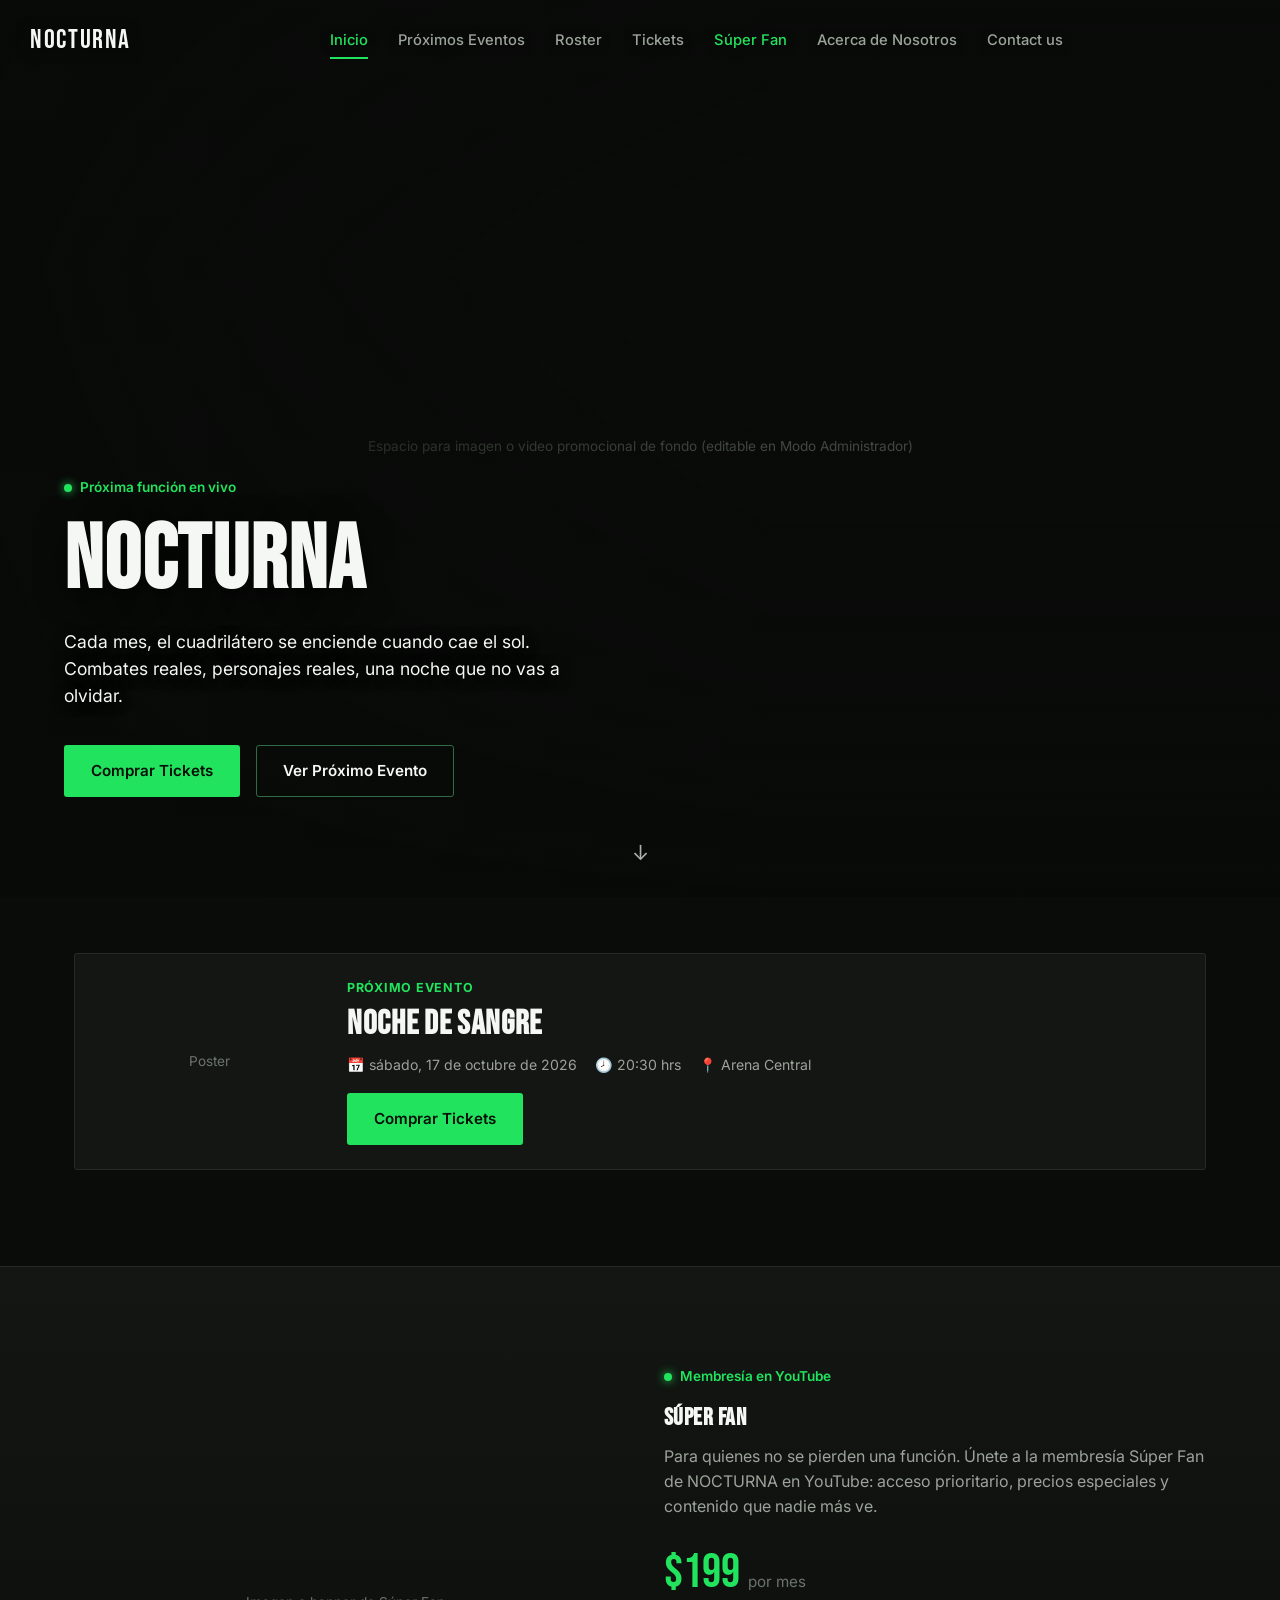
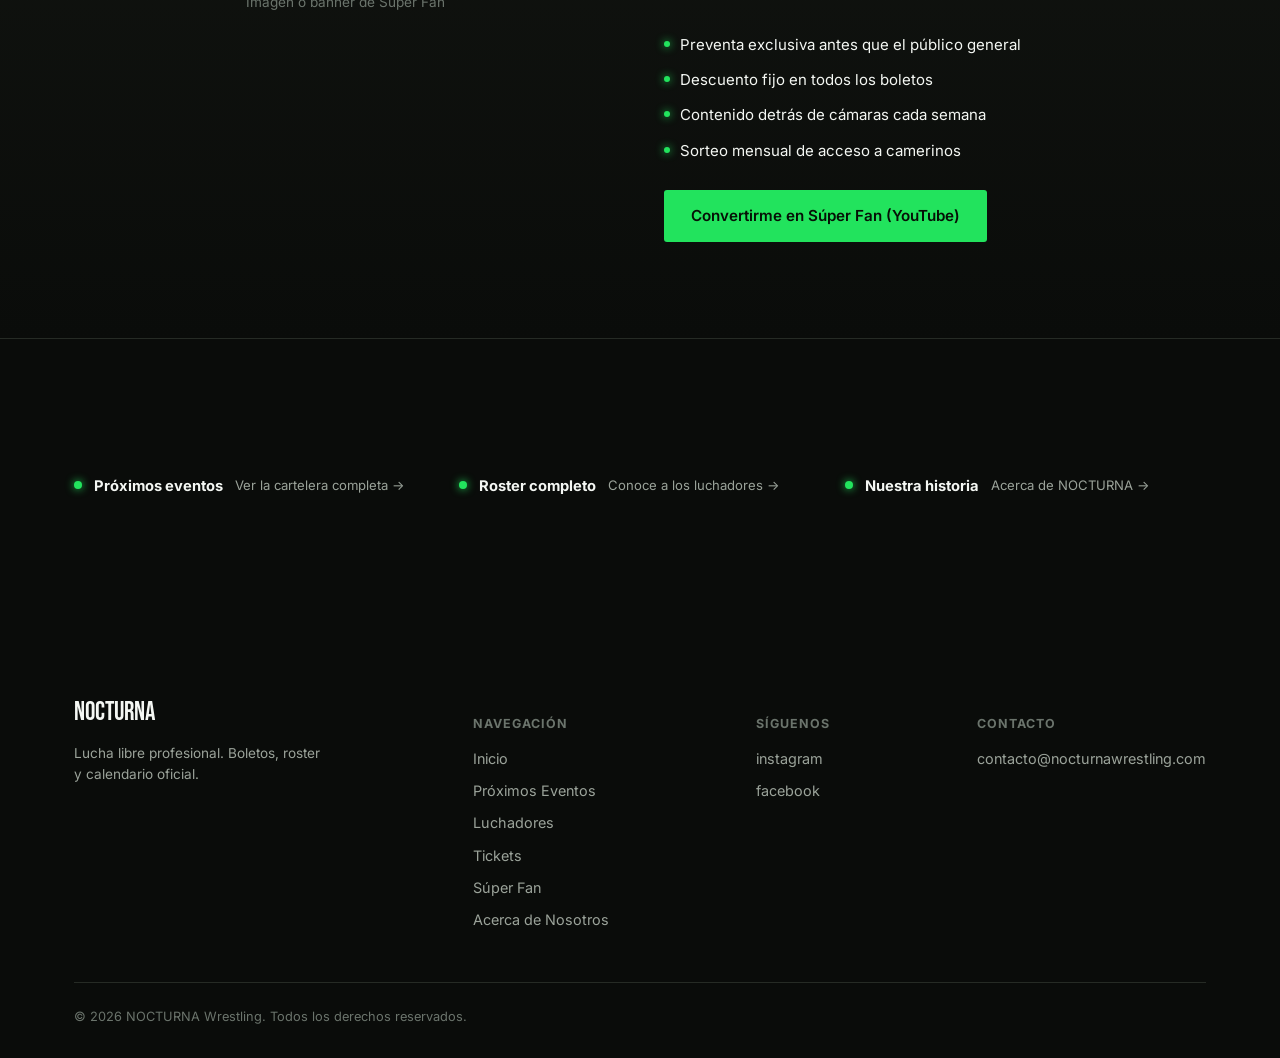
<file: epw_official_website/index.html>
<!DOCTYPE html>
<html lang="es">
<head>
<meta charset="UTF-8" />
<meta name="viewport" content="width=device-width, initial-scale=1.0" />
<title>NOCTURNA Wrestling — Inicio</title>
<meta name="description" content="Sitio oficial de NOCTURNA, promoción de lucha libre. Boletos, roster y próximos eventos." />
<meta property="og:title" content="NOCTURNA Wrestling" />
<meta property="og:description" content="Sitio oficial de NOCTURNA, promoción de lucha libre. Boletos, roster y próximos eventos." />
<meta property="og:type" content="website" />
<link rel="stylesheet" href="css/style.css" />
</head>
<body data-page="home">

<header class="site-header">
  <div class="header-inner">
    <button class="brand" id="brandTrigger" type="button" aria-label="NOCTURNA — 5 clicks activan el acceso de administrador">
      NOCTURNA
    </button>

    <nav class="main-nav" aria-label="Navegación principal">
      <a href="index.html" data-page="home">Inicio</a>
      <a href="eventos.html" data-page="eventos">Próximos Eventos</a>
      <a href="luchadores.html" data-page="roster">Roster</a>
      <a href="tickets.html" data-page="tickets">Tickets</a>
      <a href="#" class="js-superfan-link" rel="noopener noreferrer">Súper Fan</a>
      <a href="nosotros.html" data-page="nosotros">Acerca de Nosotros</a>
      <a href="contacto.html" data-page="contact us">Contact us</a>
    </nav>

    <div class="header-actions">
      <span class="admin-badge">● Modo administrador</span>
      <button class="hamburger" id="hamburgerBtn" type="button" aria-label="Abrir menú" aria-expanded="false">
        <span></span><span></span><span></span>
      </button>
    </div>
  </div>

  <nav class="mobile-nav" id="mobileNav" aria-label="Navegación móvil">
      <a href="index.html" data-page="home">Inicio</a>
      <a href="eventos.html" data-page="eventos">Próximos Eventos</a>
      <a href="luchadores.html" data-page="luchadores">Luchadores</a>
      <a href="tickets.html" data-page="tickets">Tickets</a>
      <a href="#" class="js-superfan-link" rel="noopener noreferrer">Súper Fan</a>
      <a href="nosotros.html" data-page="nosotros">Acerca de Nosotros</a>
      <a href="contacto.html" data-page="contacto">Contacto</a>
  </nav>
</header>

<main>
  <section class="hero" id="inicio">
    <div class="hero-media-bg" id="heroMediaBg" data-parallax="0.15">
      <span class="hero-media-placeholder">Espacio para imagen o video promocional de fondo (editable en Modo Administrador)</span>
    </div>
    <div class="hero-overlay" aria-hidden="true"></div>
    <div class="hero-inner">
      <span class="hero-eyebrow">Próxima función en vivo</span>
      <h1 id="heroBrand">NOCTURNA</h1>
      <p class="hero-tagline" id="heroSubtitle"></p>
      <div class="hero-actions">
        <a href="tickets.html" class="btn btn-primary">Comprar Tickets</a>
        <a href="#proximo-evento" class="btn btn-outline">Ver Próximo Evento</a>
        <button class="btn btn-ghost admin-only" type="button" data-action="edit-hero">Editar Inicio</button>
      </div>
    </div>
    <span class="hero-scroll-cue" aria-hidden="true">↓</span>
  </section>

  <section class="section" id="proximo-evento" style="padding-top:56px;">
    <div class="container">
      <div class="next-event" id="nextEventBlock"></div>
    </div>
  </section>

  <section class="section superfan-section" id="superfan">
    <div class="container superfan-inner">
      <div class="superfan-banner" id="superfanBanner">
        <span class="hero-media-placeholder">Imagen o banner de Súper Fan</span>
      </div>
      <div>
        <span class="hero-eyebrow">Membresía en YouTube</span>
        <h2 id="superfanTitle">Súper Fan</h2>
        <p id="superfanDescription" style="margin-top:14px;"></p>
        <div class="superfan-price" id="superfanPrice"></div>
        <ul class="superfan-benefits" id="superfanBenefits"></ul>
        <a href="#" class="btn btn-primary js-superfan-link" id="superfanCta" target="_blank" rel="noopener noreferrer">Convertirme en Súper Fan</a>
        <button class="btn btn-ghost admin-only" type="button" data-action="edit-superfan" style="margin-top:14px;">Editar sección</button>
      </div>
    </div>
  </section>

  <section class="section" style="border-bottom:none;">
    <div class="container">
      <div class="feature-strip">
        <div>
          <span class="feature-dot"></span>
          <div><strong>Próximos eventos</strong><p><a href="eventos.html">Ver la cartelera completa →</a></p></div>
        </div>
        <div>
          <span class="feature-dot"></span>
          <div><strong>Roster completo</strong><p><a href="luchadores.html">Conoce a los luchadores →</a></p></div>
        </div>
        <div>
          <span class="feature-dot"></span>
          <div><strong>Nuestra historia</strong><p><a href="nosotros.html">Acerca de NOCTURNA →</a></p></div>
        </div>
      </div>
    </div>
  </section>
</main>

<footer class="site-footer">
  <div class="container">
    <div class="footer-inner">
      <div>
        <div class="footer-brand">NOCTURNA</div>
        <p style="max-width:28ch; margin-top:10px; font-size:0.85rem;">Lucha libre profesional. Boletos, roster y calendario oficial.</p>
      </div>
      <div class="footer-col">
        <h5>Navegación</h5>
        <a href="index.html">Inicio</a>
        <a href="eventos.html">Próximos Eventos</a>
        <a href="luchadores.html">Luchadores</a>
        <a href="tickets.html">Tickets</a>
        <a href="#" class="js-superfan-link" rel="noopener noreferrer">Súper Fan</a>
        <a href="nosotros.html">Acerca de Nosotros</a>
      </div>
      <div class="footer-col">
        <h5>Síguenos</h5>
        <div class="js-social-row js-footer-socials"></div>
      </div>
      <div class="footer-col">
        <h5>Contacto</h5>
        <a class="js-footer-email" href="#"></a>
      </div>
    </div>
    <div class="footer-bottom">
      <span>© <span class="js-footer-year"></span> NOCTURNA Wrestling. Todos los derechos reservados.</span>
      <span class="admin-only"><button class="btn-ghost" id="adminResetBtn" type="button">Restaurar valores de fábrica</button></span>
    </div>
  </div>
</footer>

<div class="modal-overlay" id="adminLoginModal">
  <div class="modal-box" role="dialog" aria-modal="true" aria-labelledby="adminLoginTitle" style="max-width:400px;">
    <button class="modal-close" id="adminLoginClose" aria-label="Cerrar">×</button>
    <h3 class="modal-title" id="adminLoginTitle">Acceso de administrador</h3>
    <form id="adminLoginForm">
      <div class="form-field">
        <label for="adminPasswordInput">Contraseña</label>
        <input type="password" id="adminPasswordInput" autocomplete="current-password" required />
      </div>
      <p class="form-error" id="adminLoginError">Contraseña incorrecta.</p>
      <div class="form-actions">
        <button type="submit" class="btn btn-primary">Entrar</button>
      </div>
    </form>
    <p class="admin-login-hint">Este acceso es solo para el equipo de NOCTURNA. El gesto de los 5 clicks solo abre este formulario; sin la contraseña correcta no se activa el modo edición.</p>
  </div>
</div>

<div class="modal-overlay" id="formModal">
  <div class="modal-box" role="dialog" aria-modal="true">
    <button class="modal-close" id="formModalClose" aria-label="Cerrar">×</button>
    <h3 class="modal-title" id="formModalTitle"></h3>
    <div id="formModalBody"></div>
  </div>
</div>

<div class="toast" id="toast"></div>


<script src="js/data.js"></script>
<script src="js/app.js"></script>
<script src="js/admin.js"></script>
<script src="js/parallax.js"></script>
</body>
</html>
</file>
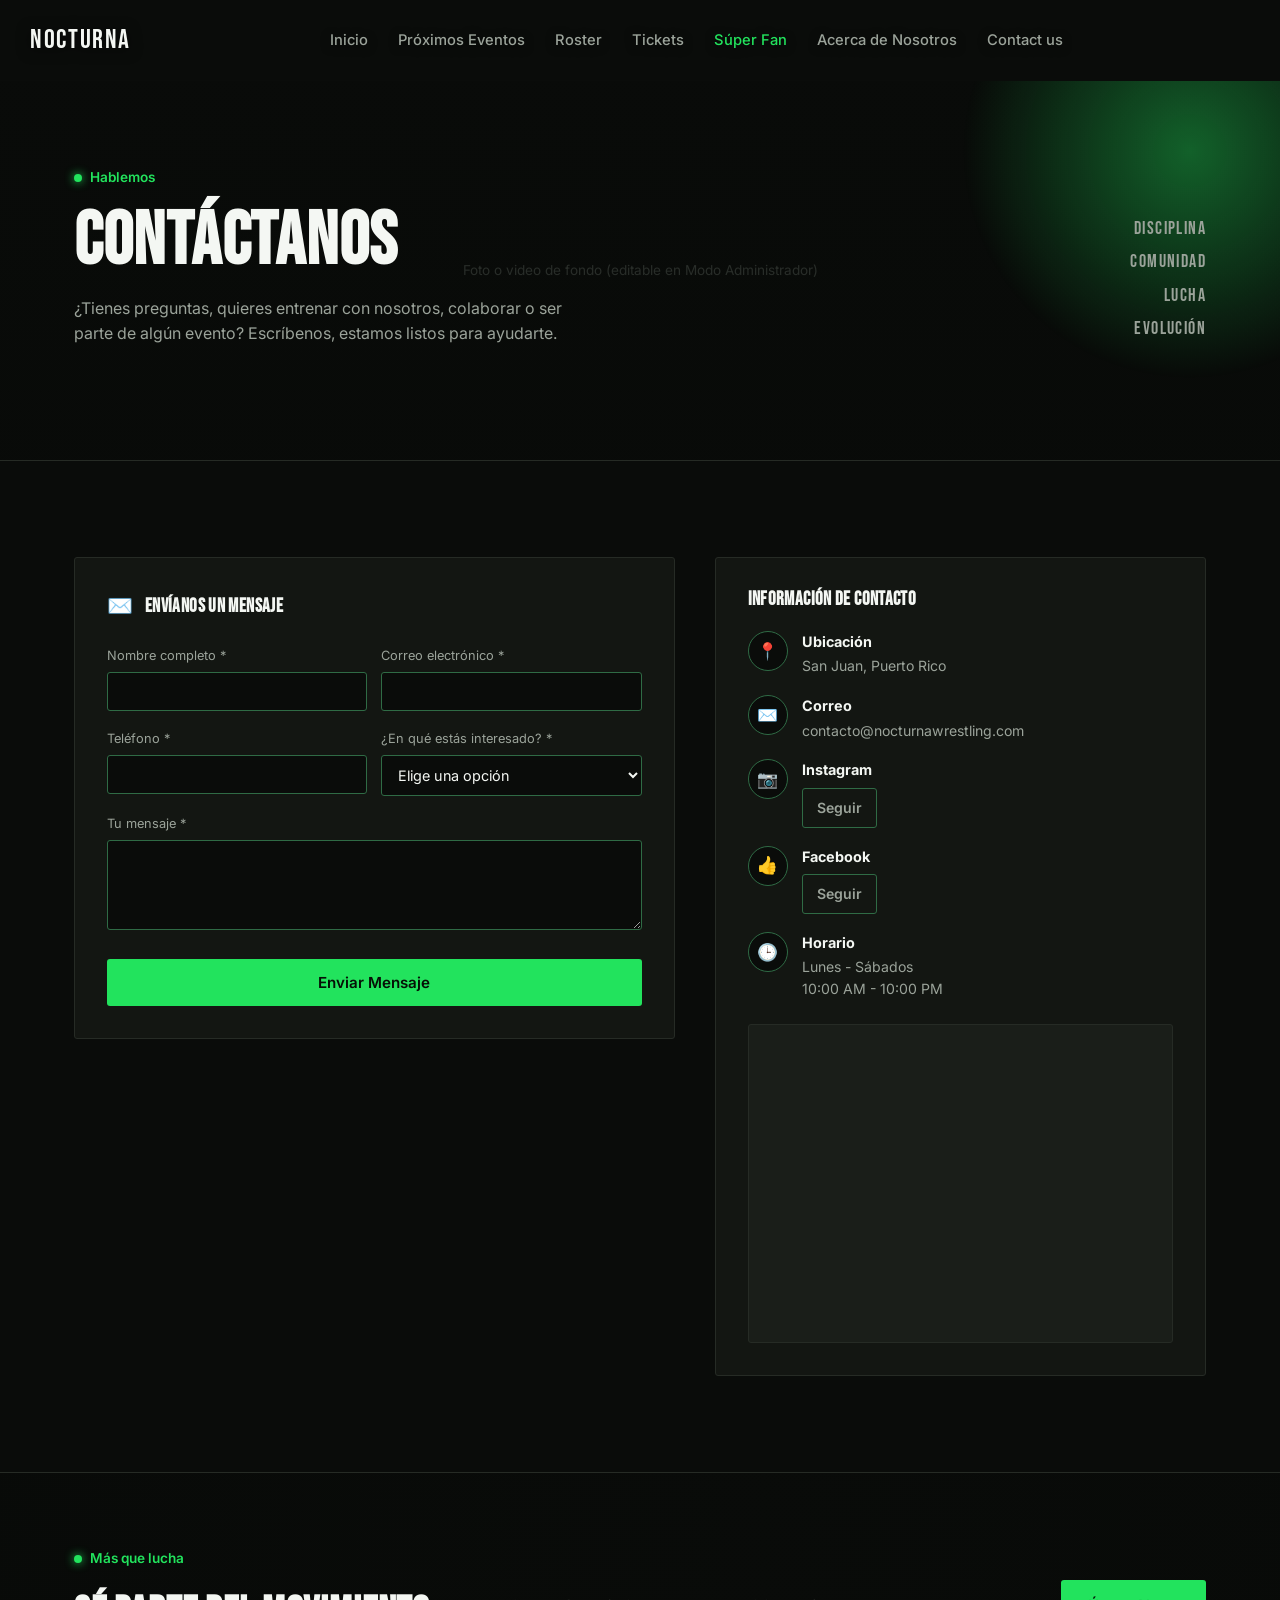
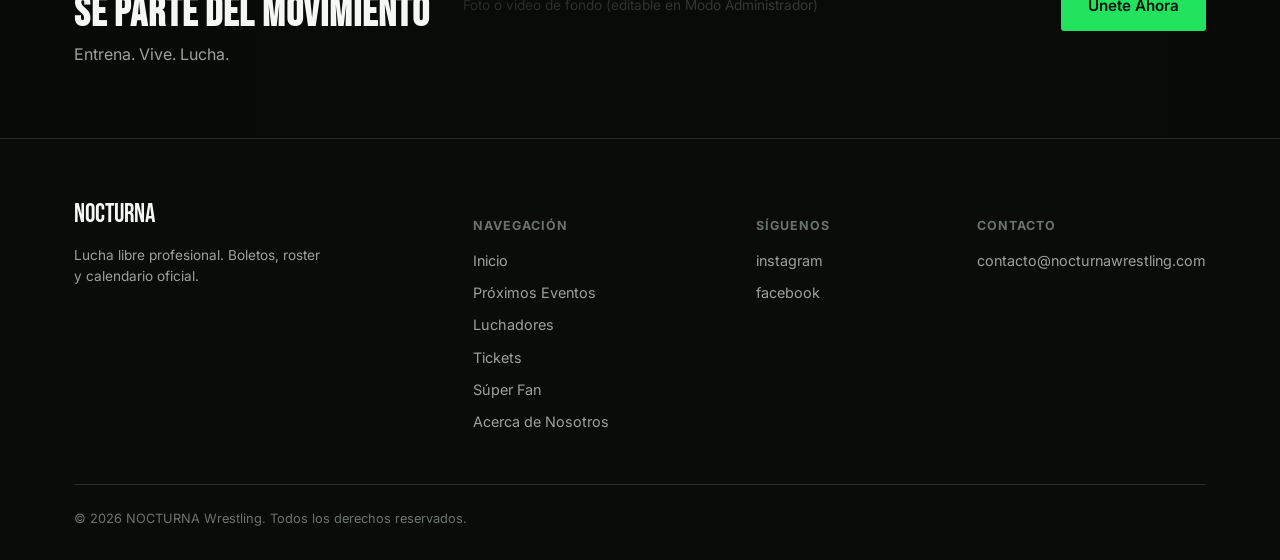
<file: epw_official_website/contacto.html>
<!DOCTYPE html>
<html lang="es">
<head>
<meta charset="UTF-8" />
<meta name="viewport" content="width=device-width, initial-scale=1.0" />
<title>Contacto — NOCTURNA Wrestling</title>
<meta name="description" content="Redes sociales y contacto oficial de NOCTURNA." />
<meta property="og:title" content="NOCTURNA Wrestling" />
<meta property="og:description" content="Redes sociales y contacto oficial de NOCTURNA." />
<meta property="og:type" content="website" />
<link rel="stylesheet" href="css/style.css" />
</head>
<body data-page="contacto">

<header class="site-header">
  <div class="header-inner">
    <button class="brand" id="brandTrigger" type="button" aria-label="NOCTURNA — 5 clicks activan el acceso de administrador">
      NOCTURNA
    </button>

    <nav class="main-nav" aria-label="Navegación principal">
      <a href="index.html" data-page="home">Inicio</a>
      <a href="eventos.html" data-page="eventos">Próximos Eventos</a>
      <a href="luchadores.html" data-page="roster">Roster</a>
      <a href="tickets.html" data-page="tickets">Tickets</a>
      <a href="#" class="js-superfan-link" rel="noopener noreferrer">Súper Fan</a>
      <a href="nosotros.html" data-page="nosotros">Acerca de Nosotros</a>
      <a href="contacto.html" data-page="contact us">Contact us</a>
    </nav>

    <div class="header-actions">
      <span class="admin-badge">● Modo administrador</span>
      <button class="hamburger" id="hamburgerBtn" type="button" aria-label="Abrir menú" aria-expanded="false">
        <span></span><span></span><span></span>
      </button>
    </div>
  </div>

  <nav class="mobile-nav" id="mobileNav" aria-label="Navegación móvil">
      <a href="index.html" data-page="home">Inicio</a>
      <a href="eventos.html" data-page="eventos">Próximos Eventos</a>
      <a href="luchadores.html" data-page="luchadores">Luchadores</a>
      <a href="tickets.html" data-page="tickets">Tickets</a>
      <a href="#" class="js-superfan-link" rel="noopener noreferrer">Súper Fan</a>
      <a href="nosotros.html" data-page="nosotros">Acerca de Nosotros</a>
      <a href="contacto.html" data-page="contacto">Contacto</a>
  </nav>
</header>

<main>
  <section class="section page-banner contact-banner" style="padding-top:64px;">
    <div class="page-banner-media" id="contactBannerMedia" aria-hidden="true"></div>
    <div class="page-banner-overlay" aria-hidden="true"></div>
    <div class="page-banner-glow" data-parallax="0.12" aria-hidden="true"></div>
    <div class="container contact-hero-inner">
      <div class="contact-hero-text">
        <span class="hero-eyebrow" id="contactEyebrow"></span>
        <h1 id="contactTitle"></h1>
        <p id="contactSubtitle"></p>
        <button class="btn btn-ghost admin-only" type="button" data-action="edit-contact-hero" style="margin-top:16px;">Editar encabezado</button>
      </div>
      <ul class="contact-hero-tags" id="contactHeroTags"></ul>
    </div>
  </section>

  <section class="section contact-main">
    <div class="container contact-grid">
      <div class="contact-form-panel">
        <div class="contact-panel-head">
          <span class="contact-panel-icon" aria-hidden="true">✉️</span>
          <h3>Envíanos un mensaje</h3>
        </div>
        <form id="contactForm" class="contact-form" novalidate>
          <div class="form-row">
            <div class="form-field">
              <label for="cf_name">Nombre completo *</label>
              <input type="text" id="cf_name" name="name" required />
            </div>
            <div class="form-field">
              <label for="cf_email">Correo electrónico *</label>
              <input type="email" id="cf_email" name="email" required />
            </div>
          </div>
          <div class="form-row">
            <div class="form-field">
              <label for="cf_phone">Teléfono *</label>
              <input type="tel" id="cf_phone" name="phone" required />
            </div>
            <div class="form-field">
              <label for="cf_interest">¿En qué estás interesado? *</label>
              <select id="cf_interest" name="interest" required>
                <option value="" disabled selected>Elige una opción</option>
              </select>
            </div>
          </div>
          <div class="form-field">
            <label for="cf_message">Tu mensaje *</label>
            <textarea id="cf_message" name="message" required></textarea>
          </div>
          <button type="submit" class="btn btn-primary contact-submit">Enviar Mensaje</button>
        </form>
        <button class="btn btn-ghost admin-only" type="button" data-action="edit-contact-form" style="margin-top:14px;">Editar formulario</button>
      </div>

      <div class="contact-info-panel">
        <h3>Información de Contacto</h3>
        <ul class="contact-info-list" id="contactInfoList"></ul>
        <div class="contact-map" id="contactMap"></div>
        <button class="btn btn-ghost admin-only" type="button" data-action="edit-contact" style="margin-top:18px;">Editar redes y contacto</button>
      </div>
    </div>
  </section>

  <section class="section contact-cta">
    <div class="contact-cta-media" id="contactCtaMedia" aria-hidden="true"></div>
    <div class="contact-cta-overlay" aria-hidden="true"></div>
    <div class="container contact-cta-inner">
      <div>
        <span class="hero-eyebrow" id="ctaEyebrow"></span>
        <h2 id="ctaTitle"></h2>
        <p id="ctaSubtitle"></p>
      </div>
      <div class="contact-cta-actions">
        <a href="#" class="btn btn-primary" id="ctaButton"></a>
        <button class="btn btn-ghost admin-only" type="button" data-action="edit-contact-cta">Editar sección</button>
      </div>
    </div>
  </section>
</main>

<footer class="site-footer">
  <div class="container">
    <div class="footer-inner">
      <div>
        <div class="footer-brand">NOCTURNA</div>
        <p style="max-width:28ch; margin-top:10px; font-size:0.85rem;">Lucha libre profesional. Boletos, roster y calendario oficial.</p>
      </div>
      <div class="footer-col">
        <h5>Navegación</h5>
        <a href="index.html">Inicio</a>
        <a href="eventos.html">Próximos Eventos</a>
        <a href="luchadores.html">Luchadores</a>
        <a href="tickets.html">Tickets</a>
        <a href="#" class="js-superfan-link" rel="noopener noreferrer">Súper Fan</a>
        <a href="nosotros.html">Acerca de Nosotros</a>
      </div>
      <div class="footer-col">
        <h5>Síguenos</h5>
        <div class="js-social-row js-footer-socials"></div>
      </div>
      <div class="footer-col">
        <h5>Contacto</h5>
        <a class="js-footer-email" href="#"></a>
      </div>
    </div>
    <div class="footer-bottom">
      <span>© <span class="js-footer-year"></span> NOCTURNA Wrestling. Todos los derechos reservados.</span>
      <span class="admin-only"><button class="btn-ghost" id="adminResetBtn" type="button">Restaurar valores de fábrica</button></span>
    </div>
  </div>
</footer>

<div class="modal-overlay" id="adminLoginModal">
  <div class="modal-box" role="dialog" aria-modal="true" aria-labelledby="adminLoginTitle" style="max-width:400px;">
    <button class="modal-close" id="adminLoginClose" aria-label="Cerrar">×</button>
    <h3 class="modal-title" id="adminLoginTitle">Acceso de administrador</h3>
    <form id="adminLoginForm">
      <div class="form-field">
        <label for="adminPasswordInput">Contraseña</label>
        <input type="password" id="adminPasswordInput" autocomplete="current-password" required />
      </div>
      <p class="form-error" id="adminLoginError">Contraseña incorrecta.</p>
      <div class="form-actions">
        <button type="submit" class="btn btn-primary">Entrar</button>
      </div>
    </form>
    <p class="admin-login-hint">Este acceso es solo para el equipo de NOCTURNA. El gesto de los 5 clicks solo abre este formulario; sin la contraseña correcta no se activa el modo edición.</p>
  </div>
</div>

<div class="modal-overlay" id="formModal">
  <div class="modal-box" role="dialog" aria-modal="true">
    <button class="modal-close" id="formModalClose" aria-label="Cerrar">×</button>
    <h3 class="modal-title" id="formModalTitle"></h3>
    <div id="formModalBody"></div>
  </div>
</div>

<div class="toast" id="toast"></div>


<script src="js/data.js"></script>
<script src="js/app.js"></script>
<script src="js/admin.js"></script>
<script src="js/parallax.js"></script>
</body>
</html>
</file>
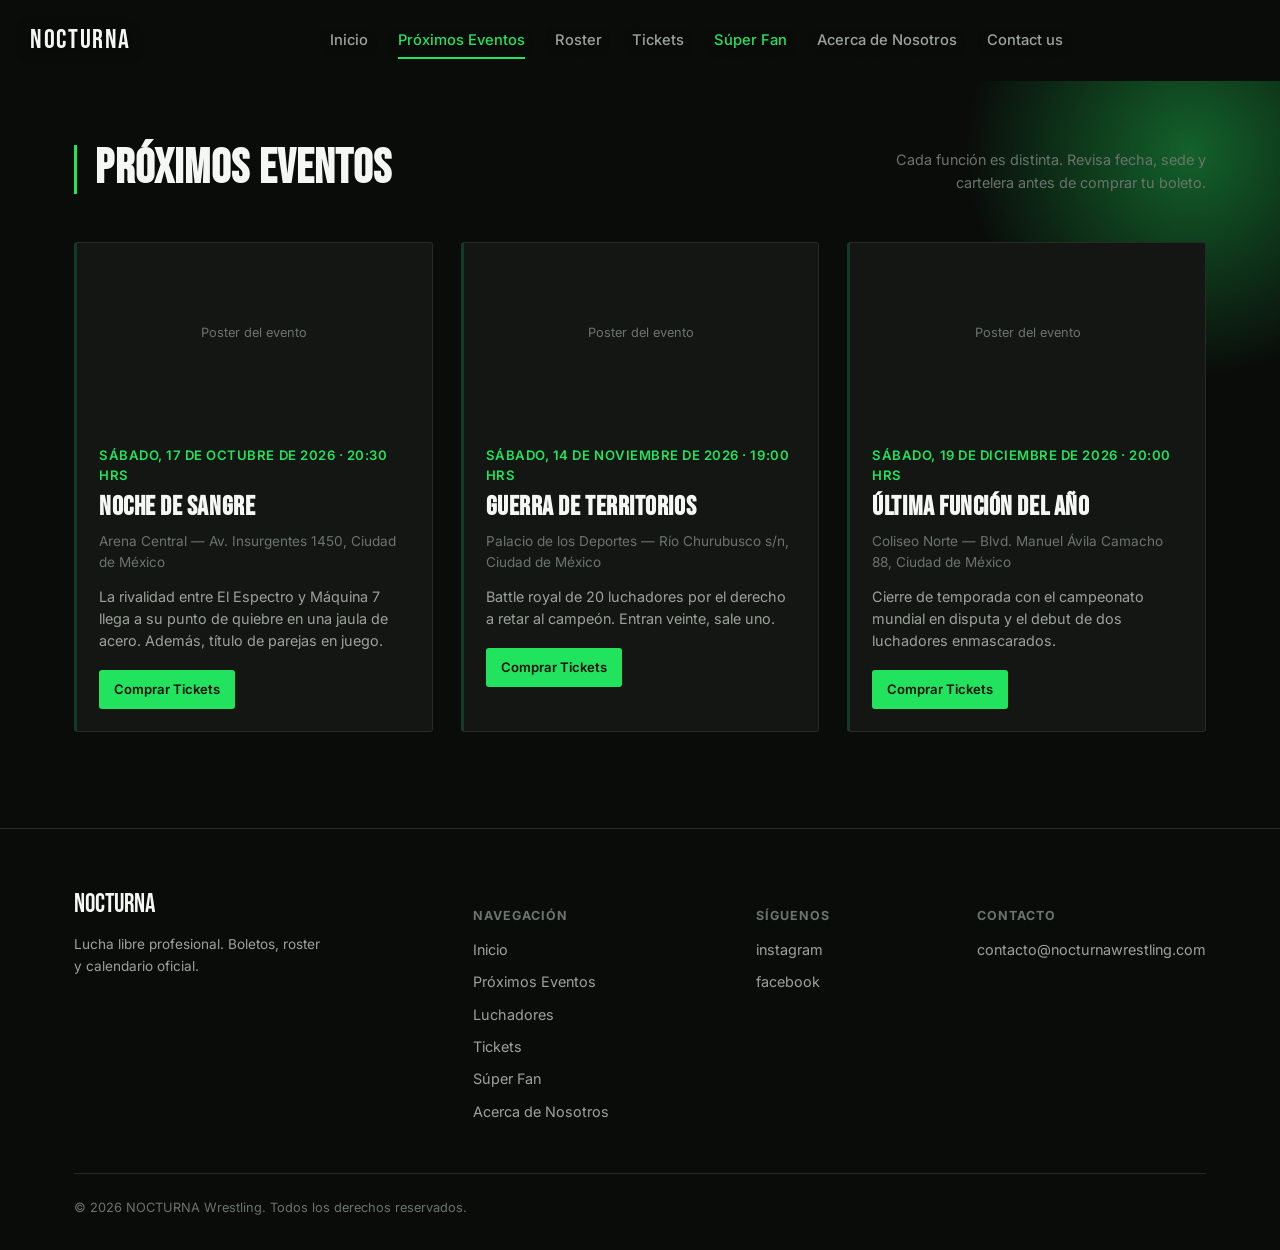
<file: epw_official_website/eventos.html>
<!DOCTYPE html>
<html lang="es">
<head>
<meta charset="UTF-8" />
<meta name="viewport" content="width=device-width, initial-scale=1.0" />
<title>Próximos Eventos — NOCTURNA Wrestling</title>
<meta name="description" content="Cartelera de próximos eventos de NOCTURNA." />
<meta property="og:title" content="NOCTURNA Wrestling" />
<meta property="og:description" content="Cartelera de próximos eventos de NOCTURNA." />
<meta property="og:type" content="website" />
<link rel="stylesheet" href="css/style.css" />
</head>
<body data-page="eventos">

<header class="site-header">
  <div class="header-inner">
    <button class="brand" id="brandTrigger" type="button" aria-label="NOCTURNA — 5 clicks activan el acceso de administrador">
      NOCTURNA
    </button>

    <nav class="main-nav" aria-label="Navegación principal">
      <a href="index.html" data-page="home">Inicio</a>
      <a href="eventos.html" data-page="eventos">Próximos Eventos</a>
      <a href="luchadores.html" data-page="roster">Roster</a>
      <a href="tickets.html" data-page="tickets">Tickets</a>
      <a href="#" class="js-superfan-link" rel="noopener noreferrer">Súper Fan</a>
      <a href="nosotros.html" data-page="nosotros">Acerca de Nosotros</a>
      <a href="contacto.html" data-page="contact us">Contact us</a>
    </nav>

    <div class="header-actions">
      <span class="admin-badge">● Modo administrador</span>
      <button class="hamburger" id="hamburgerBtn" type="button" aria-label="Abrir menú" aria-expanded="false">
        <span></span><span></span><span></span>
      </button>
    </div>
  </div>

  <nav class="mobile-nav" id="mobileNav" aria-label="Navegación móvil">
      <a href="index.html" data-page="home">Inicio</a>
      <a href="eventos.html" data-page="eventos">Próximos Eventos</a>
      <a href="luchadores.html" data-page="luchadores">Luchadores</a>
      <a href="tickets.html" data-page="tickets">Tickets</a>
      <a href="#" class="js-superfan-link" rel="noopener noreferrer">Súper Fan</a>
      <a href="nosotros.html" data-page="nosotros">Acerca de Nosotros</a>
      <a href="contacto.html" data-page="contacto">Contacto</a>
  </nav>
</header>

<main>
  <section class="section page-banner" style="padding-top:64px;">
    <div class="page-banner-glow" data-parallax="0.12" aria-hidden="true"></div>
    <div class="container">
      <div class="section-head">
        <h2>Próximos Eventos</h2>
        <p class="section-note">Cada función es distinta. Revisa fecha, sede y cartelera antes de comprar tu boleto.</p>
      </div>
      <div class="event-grid" id="eventGrid"></div>
    </div>
  </section>
</main>

<footer class="site-footer">
  <div class="container">
    <div class="footer-inner">
      <div>
        <div class="footer-brand">NOCTURNA</div>
        <p style="max-width:28ch; margin-top:10px; font-size:0.85rem;">Lucha libre profesional. Boletos, roster y calendario oficial.</p>
      </div>
      <div class="footer-col">
        <h5>Navegación</h5>
        <a href="index.html">Inicio</a>
        <a href="eventos.html">Próximos Eventos</a>
        <a href="luchadores.html">Luchadores</a>
        <a href="tickets.html">Tickets</a>
        <a href="#" class="js-superfan-link" rel="noopener noreferrer">Súper Fan</a>
        <a href="nosotros.html">Acerca de Nosotros</a>
      </div>
      <div class="footer-col">
        <h5>Síguenos</h5>
        <div class="js-social-row js-footer-socials"></div>
      </div>
      <div class="footer-col">
        <h5>Contacto</h5>
        <a class="js-footer-email" href="#"></a>
      </div>
    </div>
    <div class="footer-bottom">
      <span>© <span class="js-footer-year"></span> NOCTURNA Wrestling. Todos los derechos reservados.</span>
      <span class="admin-only"><button class="btn-ghost" id="adminResetBtn" type="button">Restaurar valores de fábrica</button></span>
    </div>
  </div>
</footer>

<div class="modal-overlay" id="adminLoginModal">
  <div class="modal-box" role="dialog" aria-modal="true" aria-labelledby="adminLoginTitle" style="max-width:400px;">
    <button class="modal-close" id="adminLoginClose" aria-label="Cerrar">×</button>
    <h3 class="modal-title" id="adminLoginTitle">Acceso de administrador</h3>
    <form id="adminLoginForm">
      <div class="form-field">
        <label for="adminPasswordInput">Contraseña</label>
        <input type="password" id="adminPasswordInput" autocomplete="current-password" required />
      </div>
      <p class="form-error" id="adminLoginError">Contraseña incorrecta.</p>
      <div class="form-actions">
        <button type="submit" class="btn btn-primary">Entrar</button>
      </div>
    </form>
    <p class="admin-login-hint">Este acceso es solo para el equipo de NOCTURNA. El gesto de los 5 clicks solo abre este formulario; sin la contraseña correcta no se activa el modo edición.</p>
  </div>
</div>

<div class="modal-overlay" id="formModal">
  <div class="modal-box" role="dialog" aria-modal="true">
    <button class="modal-close" id="formModalClose" aria-label="Cerrar">×</button>
    <h3 class="modal-title" id="formModalTitle"></h3>
    <div id="formModalBody"></div>
  </div>
</div>

<div class="toast" id="toast"></div>


<script src="js/data.js"></script>
<script src="js/app.js"></script>
<script src="js/admin.js"></script>
<script src="js/parallax.js"></script>
</body>
</html>
</file>
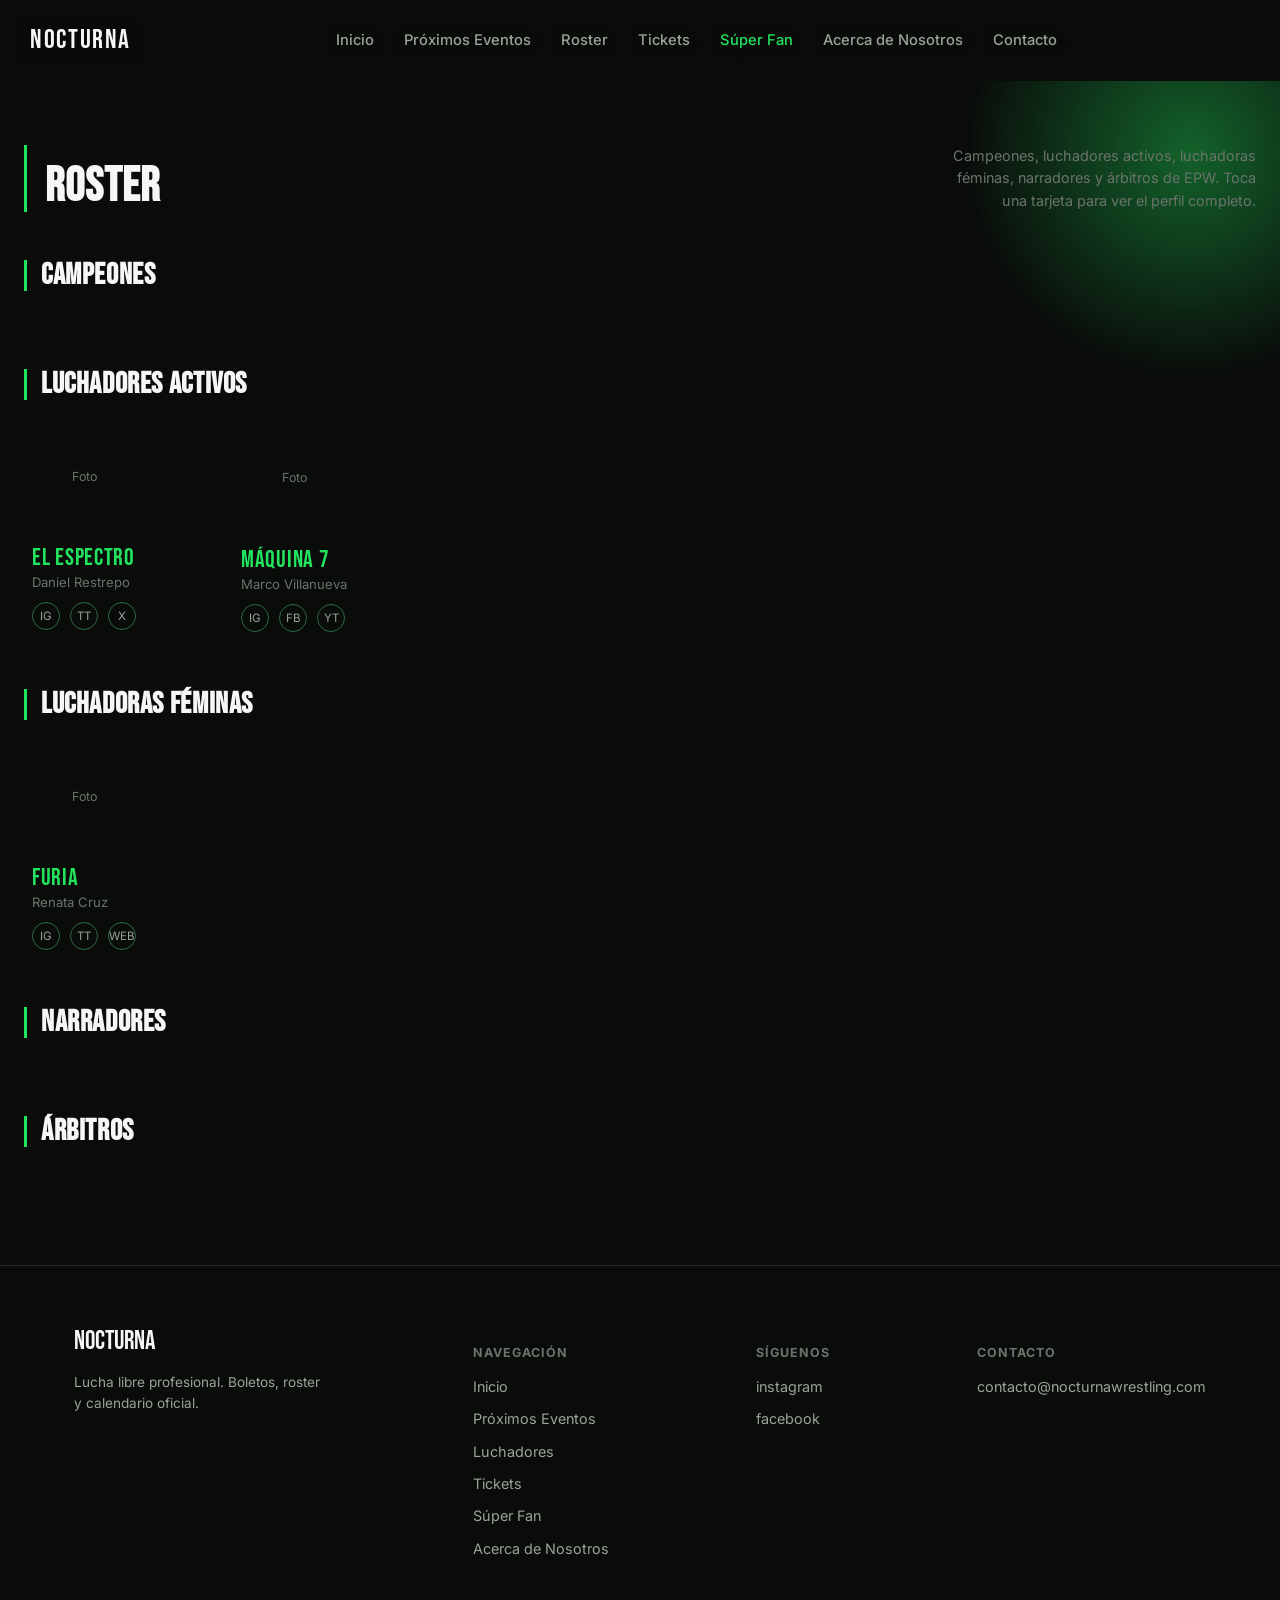
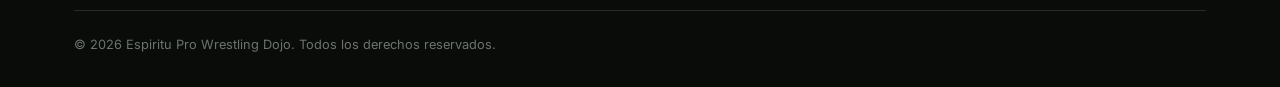
<file: epw_official_website/luchadores.html>
<!DOCTYPE html>
<html lang="es">
<head>
<meta charset="UTF-8" />
<meta name="viewport" content="width=device-width, initial-scale=1.0" />
<title>Luchadores — NOCTURNA Wrestling</title>
<meta name="description" content="Roster oficial de luchadores de NOCTURNA." />
<meta property="og:title" content="NOCTURNA Wrestling" />
<meta property="og:description" content="Roster oficial de luchadores de NOCTURNA." />
<meta property="og:type" content="website" />
<link rel="stylesheet" href="css/style.css" />
</head>
<body data-page="luchadores">

<header class="site-header">
  <div class="header-inner">
    <button class="brand" id="brandTrigger" type="button" aria-label="NOCTURNA — 5 clicks activan el acceso de administrador">
      NOCTURNA
    </button>

    <nav class="main-nav" aria-label="Navegación principal">
      <a href="index.html" data-page="home">Inicio</a>
      <a href="eventos.html" data-page="eventos">Próximos Eventos</a>
      <a href="luchadores.html" data-page="roster">Roster</a>
      <a href="tickets.html" data-page="tickets">Tickets</a>
      <a href="#" class="js-superfan-link" rel="noopener noreferrer">Súper Fan</a>
      <a href="nosotros.html" data-page="nosotros">Acerca de Nosotros</a>
      <a href="contacto.html" data-page="contact us">Contacto</a>
    </nav>

    <div class="header-actions">
      <span class="admin-badge">● Modo administrador</span>
      <button class="hamburger" id="hamburgerBtn" type="button" aria-label="Abrir menú" aria-expanded="false">
        <span></span><span></span><span></span>
      </button>
    </div>
  </div>

  <nav class="mobile-nav" id="mobileNav" aria-label="Navegación móvil">
      <a href="index.html" data-page="home">Inicio</a>
      <a href="eventos.html" data-page="eventos">Próximos Eventos</a>
      <a href="luchadores.html" data-page="luchadores">Roster</a>
      <a href="tickets.html" data-page="tickets">Tickets</a>
      <a href="#" class="js-superfan-link" rel="noopener noreferrer">Súper Fan</a>
      <a href="nosotros.html" data-page="nosotros">Acerca de Nosotros</a>
      <a href="contacto.html" data-page="contacto">Contacto</a>
  </nav>
</header>

<main>
  <section class="section page-banner" style="padding-top:64px;">
    <div class="page-banner-glow" data-parallax="0.12" aria-hidden="true"></div>
    <div class="container-wide">
      <div class="section-head">
        <h2>Roster</h2>
        <p class="section-note">Campeones, luchadores activos, luchadoras féminas, narradores y árbitros de EPW. Toca una tarjeta para ver el perfil completo.</p>
      </div>
      <div id="wrestlerGrid"></div>
    </div>
  </section>
</main>

<footer class="site-footer">
  <div class="container">
    <div class="footer-inner">
      <div>
        <div class="footer-brand">EPW</div>
        <p style="max-width:28ch; margin-top:10px; font-size:0.85rem;">Lucha libre profesional. Boletos, roster y calendario oficial.</p>
      </div>
      <div class="footer-col">
        <h5>Navegación</h5>
        <a href="index.html">Inicio</a>
        <a href="eventos.html">Próximos Eventos</a>
        <a href="luchadores.html">Luchadores</a>
        <a href="tickets.html">Tickets</a>
        <a href="#" class="js-superfan-link" rel="noopener noreferrer">Súper Fan</a>
        <a href="nosotros.html">Acerca de Nosotros</a>
      </div>
      <div class="footer-col">
        <h5>Síguenos</h5>
        <div class="js-social-row js-footer-socials"></div>
      </div>
      <div class="footer-col">
        <h5>Contacto</h5>
        <a class="js-footer-email" href="#"></a>
      </div>
    </div>
    <div class="footer-bottom">
      <span>© <span class="js-footer-year"></span> Espiritu Pro Wrestling Dojo. Todos los derechos reservados.</span>
      <span class="admin-only"><button class="btn-ghost" id="adminResetBtn" type="button">Restaurar valores de fábrica</button></span>
    </div>
  </div>
</footer>

<div class="modal-overlay" id="adminLoginModal">
  <div class="modal-box" role="dialog" aria-modal="true" aria-labelledby="adminLoginTitle" style="max-width:400px;">
    <button class="modal-close" id="adminLoginClose" aria-label="Cerrar">×</button>
    <h3 class="modal-title" id="adminLoginTitle">Acceso de administrador</h3>
    <form id="adminLoginForm">
      <div class="form-field">
        <label for="adminPasswordInput">Contraseña</label>
        <input type="password" id="adminPasswordInput" autocomplete="current-password" required />
      </div>
      <p class="form-error" id="adminLoginError">Contraseña incorrecta.</p>
      <div class="form-actions">
        <button type="submit" class="btn btn-primary">Entrar</button>
      </div>
    </form>
    <p class="admin-login-hint">Este acceso es solo para el equipo de EPW. El gesto de los 5 clicks solo abre este formulario; sin la contraseña correcta no se activa el modo edición.</p>
  </div>
</div>

<div class="modal-overlay" id="formModal">
  <div class="modal-box" role="dialog" aria-modal="true">
    <button class="modal-close" id="formModalClose" aria-label="Cerrar">×</button>
    <h3 class="modal-title" id="formModalTitle"></h3>
    <div id="formModalBody"></div>
  </div>
</div>

<div class="toast" id="toast"></div>
<div class="modal-overlay" id="wrestlerModal">
  <div class="modal-box" role="dialog" aria-modal="true" aria-labelledby="wrestlerModalName">
    <button class="modal-close" id="wrestlerModalClose" aria-label="Cerrar">×</button>
    <div class="wrestler-modal-photo" id="wrestlerModalPhoto"></div>
    <div class="wrestler-ringname" id="wrestlerModalRingName"></div>
    <div class="wrestler-name" id="wrestlerModalName" style="margin-bottom:16px;"></div>
    <p id="wrestlerModalBio"></p>
    <div class="wrestler-socials" id="wrestlerModalSocials" style="margin-top:20px;"></div>
  </div>
</div>

<script src="js/data.js"></script>
<script src="js/app.js"></script>
<script src="js/admin.js"></script>
<script src="js/parallax.js"></script>
</body>
</html>
</file>
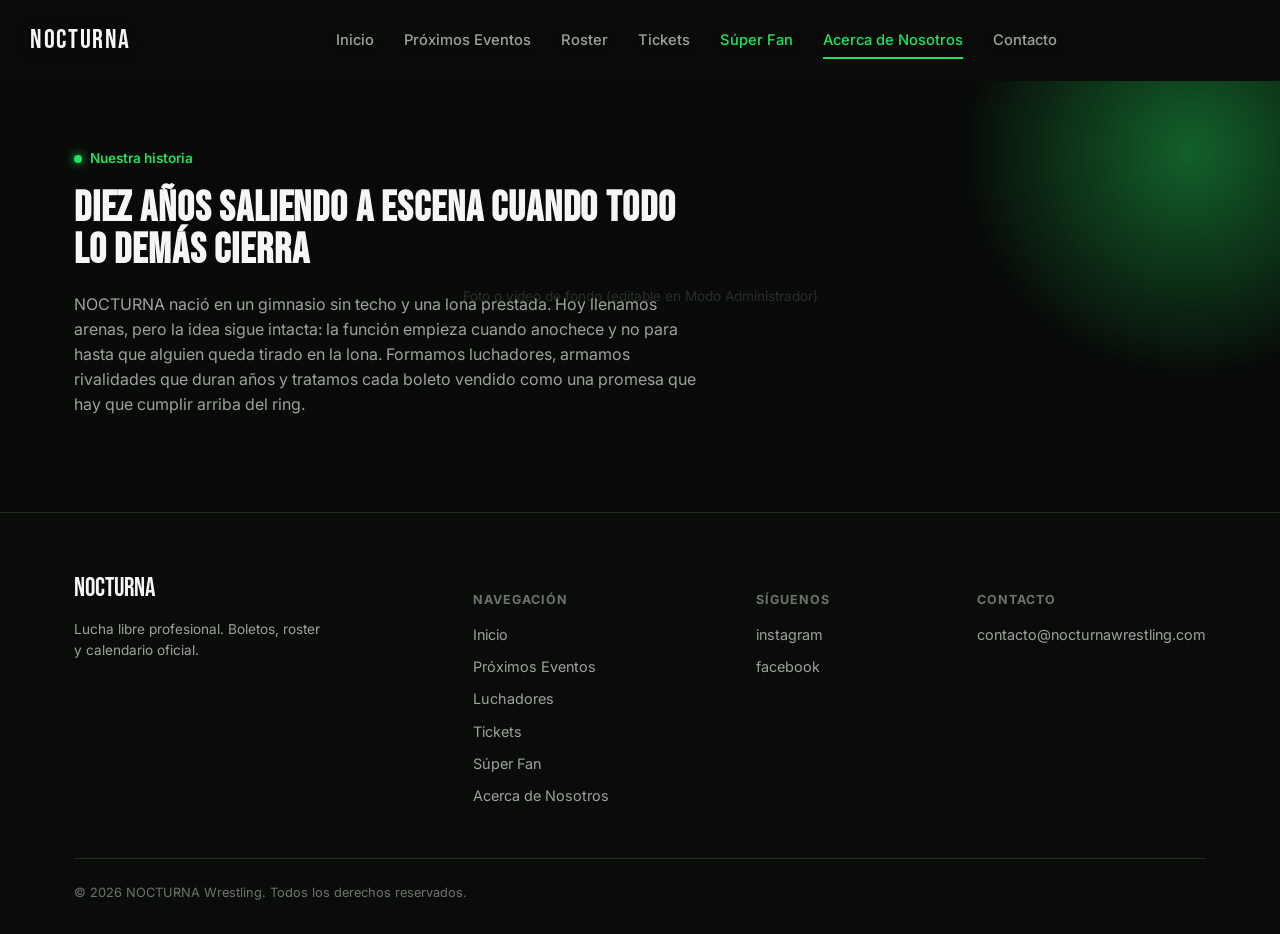
<file: epw_official_website/nosotros.html>
<!DOCTYPE html>
<html lang="es">
<head>
<meta charset="UTF-8" />
<meta name="viewport" content="width=device-width, initial-scale=1.0" />
<title>Acerca de Nosotros — NOCTURNA Wrestling</title>
<meta name="description" content="La historia de NOCTURNA, promoción de lucha libre." />
<meta property="og:title" content="NOCTURNA Wrestling" />
<meta property="og:description" content="La historia de NOCTURNA, promoción de lucha libre." />
<meta property="og:type" content="website" />
<link rel="stylesheet" href="css/style.css" />
</head>
<body data-page="nosotros">

<header class="site-header">
  <div class="header-inner">
    <button class="brand" id="brandTrigger" type="button" aria-label="NOCTURNA — 5 clicks activan el acceso de administrador">
      NOCTURNA
    </button>

    <nav class="main-nav" aria-label="Navegación principal">
      <a href="index.html" data-page="home">Inicio</a>
      <a href="eventos.html" data-page="eventos">Próximos Eventos</a>
      <a href="luchadores.html" data-page="roster">Roster</a>
      <a href="tickets.html" data-page="tickets">Tickets</a>
      <a href="#" class="js-superfan-link" rel="noopener noreferrer">Súper Fan</a>
      <a href="nosotros.html" data-page="nosotros">Acerca de Nosotros</a>
      <a href="contacto.html" data-page="contact us">Contacto</a>
    </nav>

    <div class="header-actions">
      <span class="admin-badge">● Modo administrador</span>
      <button class="hamburger" id="hamburgerBtn" type="button" aria-label="Abrir menú" aria-expanded="false">
        <span></span><span></span><span></span>
      </button>
    </div>
  </div>

  <nav class="mobile-nav" id="mobileNav" aria-label="Navegación móvil">
      <a href="index.html" data-page="home">Inicio</a>
      <a href="eventos.html" data-page="eventos">Próximos Eventos</a>
      <a href="luchadores.html" data-page="luchadores">Luchadores</a>
      <a href="tickets.html" data-page="tickets">Tickets</a>
      <a href="#" class="js-superfan-link" rel="noopener noreferrer">Súper Fan</a>
      <a href="nosotros.html" data-page="nosotros">Acerca de Nosotros</a>
      <a href="contacto.html" data-page="contacto">Contacto</a>
  </nav>
</header>

<main>
  <section class="section page-banner about-banner" style="padding-top:64px;">
    <div class="page-banner-media" id="aboutBannerMedia" aria-hidden="true"></div>
    <div class="page-banner-overlay" aria-hidden="true"></div>
    <div class="page-banner-glow" data-parallax="0.12" aria-hidden="true"></div>
    <div class="container">
      <div class="about-text">
        <span class="hero-eyebrow">Nuestra historia</span>
        <h2 id="aboutTitle"></h2>
        <p id="aboutBody" style="margin-top:16px;"></p>
        <button class="btn btn-ghost admin-only" type="button" data-action="edit-about" style="margin-top:18px;">Editar sección</button>
      </div>
    </div>
  </section>
</main>

<footer class="site-footer">
  <div class="container">
    <div class="footer-inner">
      <div>
        <div class="footer-brand">NOCTURNA</div>
        <p style="max-width:28ch; margin-top:10px; font-size:0.85rem;">Lucha libre profesional. Boletos, roster y calendario oficial.</p>
      </div>
      <div class="footer-col">
        <h5>Navegación</h5>
        <a href="index.html">Inicio</a>
        <a href="eventos.html">Próximos Eventos</a>
        <a href="luchadores.html">Luchadores</a>
        <a href="tickets.html">Tickets</a>
        <a href="#" class="js-superfan-link" rel="noopener noreferrer">Súper Fan</a>
        <a href="nosotros.html">Acerca de Nosotros</a>
      </div>
      <div class="footer-col">
        <h5>Síguenos</h5>
        <div class="js-social-row js-footer-socials"></div>
      </div>
      <div class="footer-col">
        <h5>Contacto</h5>
        <a class="js-footer-email" href="#"></a>
      </div>
    </div>
    <div class="footer-bottom">
      <span>© <span class="js-footer-year"></span> NOCTURNA Wrestling. Todos los derechos reservados.</span>
      <span class="admin-only"><button class="btn-ghost" id="adminResetBtn" type="button">Restaurar valores de fábrica</button></span>
    </div>
  </div>
</footer>

<div class="modal-overlay" id="adminLoginModal">
  <div class="modal-box" role="dialog" aria-modal="true" aria-labelledby="adminLoginTitle" style="max-width:400px;">
    <button class="modal-close" id="adminLoginClose" aria-label="Cerrar">×</button>
    <h3 class="modal-title" id="adminLoginTitle">Acceso de administrador</h3>
    <form id="adminLoginForm">
      <div class="form-field">
        <label for="adminPasswordInput">Contraseña</label>
        <input type="password" id="adminPasswordInput" autocomplete="current-password" required />
      </div>
      <p class="form-error" id="adminLoginError">Contraseña incorrecta.</p>
      <div class="form-actions">
        <button type="submit" class="btn btn-primary">Entrar</button>
      </div>
    </form>
    <p class="admin-login-hint">Este acceso es solo para el equipo de NOCTURNA. El gesto de los 5 clicks solo abre este formulario; sin la contraseña correcta no se activa el modo edición.</p>
  </div>
</div>

<div class="modal-overlay" id="formModal">
  <div class="modal-box" role="dialog" aria-modal="true">
    <button class="modal-close" id="formModalClose" aria-label="Cerrar">×</button>
    <h3 class="modal-title" id="formModalTitle"></h3>
    <div id="formModalBody"></div>
  </div>
</div>

<div class="toast" id="toast"></div>


<script src="js/data.js"></script>
<script src="js/app.js"></script>
<script src="js/admin.js"></script>
<script src="js/parallax.js"></script>
</body>
</html>
</file>
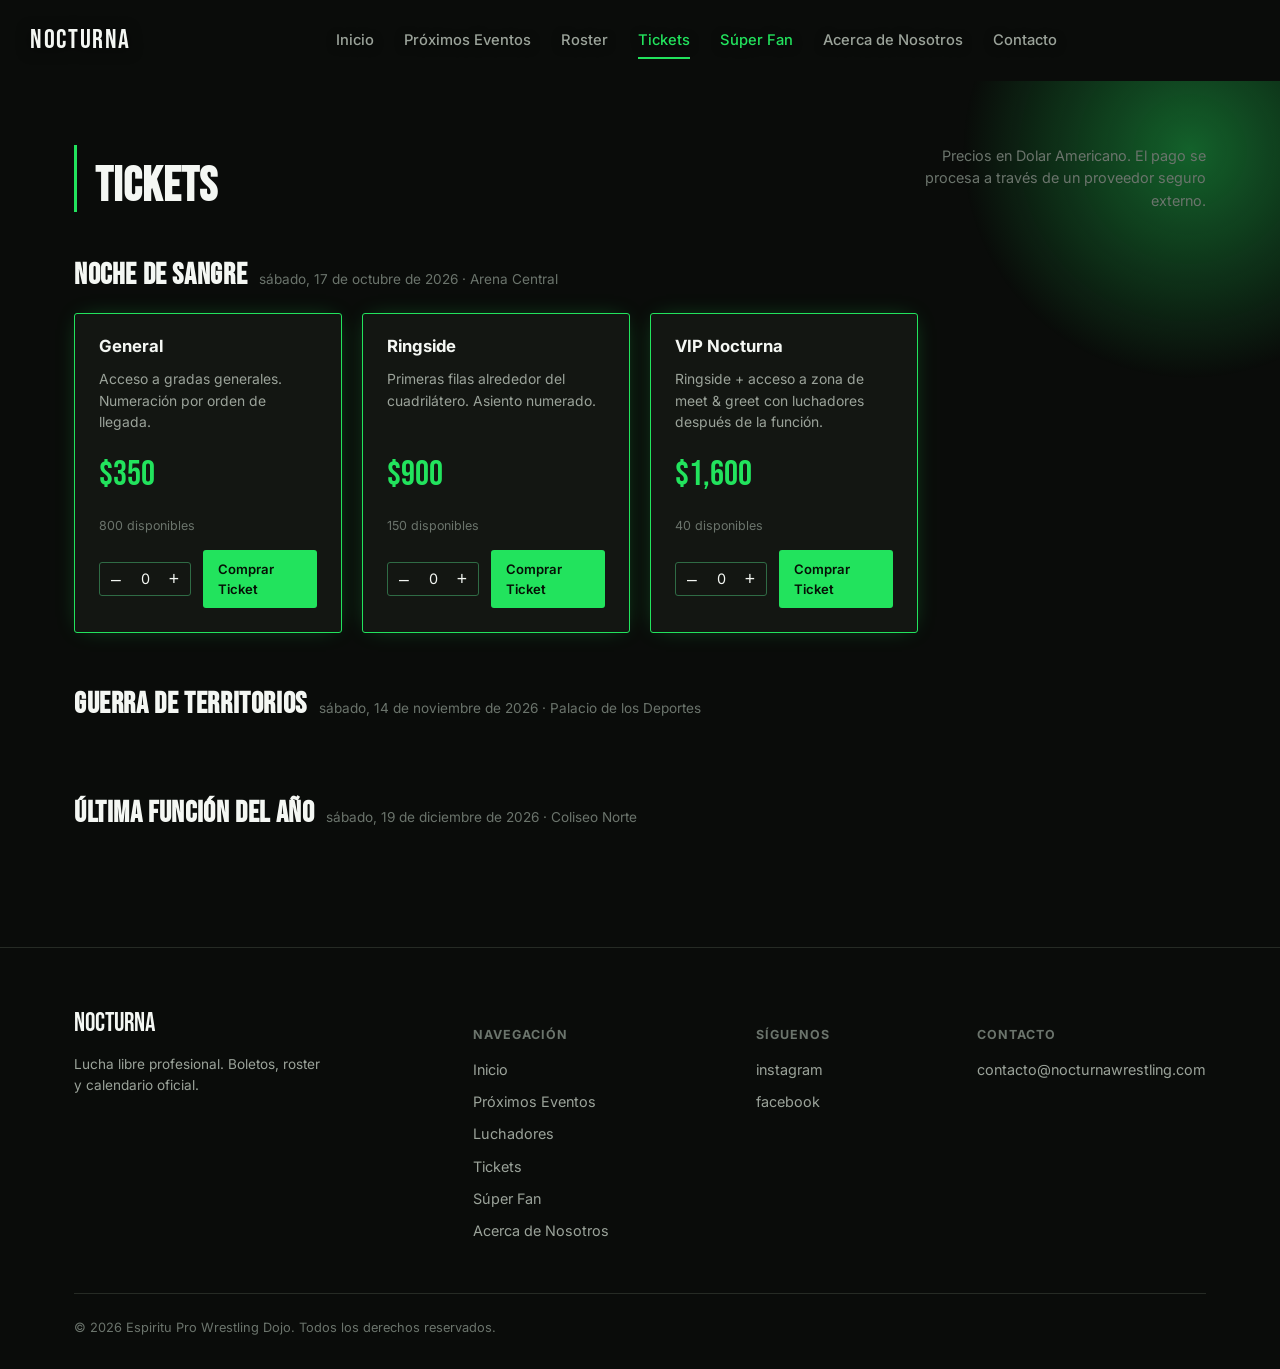
<file: epw_official_website/tickets.html>
<!DOCTYPE html>
<html lang="es">
<head>
<meta charset="UTF-8" />
<meta name="viewport" content="width=device-width, initial-scale=1.0" />
<title>Tickets — NOCTURNA Wrestling</title>
<meta name="description" content="Compra tus boletos para los eventos de NOCTURNA." />
<meta property="og:title" content="NOCTURNA Wrestling" />
<meta property="og:description" content="Compra tus boletos para los eventos de NOCTURNA." />
<meta property="og:type" content="website" />
<link rel="stylesheet" href="css/style.css" />
</head>
<body data-page="tickets">

<header class="site-header">
  <div class="header-inner">
    <button class="brand" id="brandTrigger" type="button" aria-label="NOCTURNA — 5 clicks activan el acceso de administrador">
      NOCTURNA
    </button>

    <nav class="main-nav" aria-label="Navegación principal">
      <a href="index.html" data-page="home">Inicio</a>
      <a href="eventos.html" data-page="eventos">Próximos Eventos</a>
      <a href="luchadores.html" data-page="roster">Roster</a>
      <a href="tickets.html" data-page="tickets">Tickets</a>
      <a href="#" class="js-superfan-link" rel="noopener noreferrer">Súper Fan</a>
      <a href="nosotros.html" data-page="nosotros">Acerca de Nosotros</a>
      <a href="contacto.html" data-page="contact us">Contacto</a>
    </nav>

    <div class="header-actions">
      <span class="admin-badge">● Modo administrador</span>
      <button class="hamburger" id="hamburgerBtn" type="button" aria-label="Abrir menú" aria-expanded="false">
        <span></span><span></span><span></span>
      </button>
    </div>
  </div>

  <nav class="mobile-nav" id="mobileNav" aria-label="Navegación móvil">
      <a href="index.html" data-page="home">Inicio</a>
      <a href="eventos.html" data-page="eventos">Próximos Eventos</a>
      <a href="luchadores.html" data-page="luchadores">Luchadores</a>
      <a href="tickets.html" data-page="tickets">Tickets</a>
      <a href="#" class="js-superfan-link" rel="noopener noreferrer">Súper Fan</a>
      <a href="nosotros.html" data-page="nosotros">Acerca de Nosotros</a>
      <a href="contacto.html" data-page="contacto">Contacto</a>
  </nav>
</header>

<main>
  <section class="section page-banner" style="padding-top:64px;">
    <div class="page-banner-glow" data-parallax="0.12" aria-hidden="true"></div>
    <div class="container">
      <div class="section-head">
        <h2>Tickets</h2>
        <p class="section-note">Precios en Dolar Americano. El pago se procesa a través de un proveedor seguro externo.</p>
      </div>
      <div id="ticketsByEvent"></div>
    </div>
  </section>
</main>

<footer class="site-footer">
  <div class="container">
    <div class="footer-inner">
      <div>
        <div class="footer-brand">EPW</div>
        <p style="max-width:28ch; margin-top:10px; font-size:0.85rem;">Lucha libre profesional. Boletos, roster y calendario oficial.</p>
      </div>
      <div class="footer-col">
        <h5>Navegación</h5>
        <a href="index.html">Inicio</a>
        <a href="eventos.html">Próximos Eventos</a>
        <a href="luchadores.html">Luchadores</a>
        <a href="tickets.html">Tickets</a>
        <a href="#" class="js-superfan-link" rel="noopener noreferrer">Súper Fan</a>
        <a href="nosotros.html">Acerca de Nosotros</a>
      </div>
      <div class="footer-col">
        <h5>Síguenos</h5>
        <div class="js-social-row js-footer-socials"></div>
      </div>
      <div class="footer-col">
        <h5>Contacto</h5>
        <a class="js-footer-email" href="#"></a>
      </div>
    </div>
    <div class="footer-bottom">
      <span>© <span class="js-footer-year"></span> Espiritu Pro Wrestling Dojo. Todos los derechos reservados.</span>
      <span class="admin-only"><button class="btn-ghost" id="adminResetBtn" type="button">Restaurar valores de fábrica</button></span>
    </div>
  </div>
</footer>

<div class="modal-overlay" id="adminLoginModal">
  <div class="modal-box" role="dialog" aria-modal="true" aria-labelledby="adminLoginTitle" style="max-width:400px;">
    <button class="modal-close" id="adminLoginClose" aria-label="Cerrar">×</button>
    <h3 class="modal-title" id="adminLoginTitle">Acceso de administrador</h3>
    <form id="adminLoginForm">
      <div class="form-field">
        <label for="adminPasswordInput">Contraseña</label>
        <input type="password" id="adminPasswordInput" autocomplete="current-password" required />
      </div>
      <p class="form-error" id="adminLoginError">Contraseña incorrecta.</p>
      <div class="form-actions">
        <button type="submit" class="btn btn-primary">Entrar</button>
      </div>
    </form>
    <p class="admin-login-hint">Este acceso es solo para el equipo de EPW. El gesto de los 5 clicks solo abre este formulario; sin la contraseña correcta no se activa el modo edición.</p>
  </div>
</div>

<div class="modal-overlay" id="formModal">
  <div class="modal-box" role="dialog" aria-modal="true">
    <button class="modal-close" id="formModalClose" aria-label="Cerrar">×</button>
    <h3 class="modal-title" id="formModalTitle"></h3>
    <div id="formModalBody"></div>
  </div>
</div>

<div class="toast" id="toast"></div>


<script src="js/data.js"></script>
<script src="js/app.js"></script>
<script src="js/admin.js"></script>
<script src="js/parallax.js"></script>
</body>
</html>
</file>
<file: epw_official_website/css/style.css>
/* ==========================================================
   NOCTURNA — Hoja de estilos principal
   Tokens: fondo casi negro con tinte verde, verde neón como
   único acento, tipografía condensada de impacto para títulos
   + sans limpia para texto.
   ========================================================== */

@import url("https://fonts.googleapis.com/css2?family=Bebas+Neue&family=Inter:wght@400;500;600;700&display=swap");

:root {
  --bg: #0a0c0a;
  --bg-panel: #131612;
  --bg-panel-raised: #1a1e19;
  --line: #262b25;
  --line-bright: #2f6b45;
  --green: #22e35d;
  --green-dim: #123a24;
  --green-glow: rgba(34, 227, 93, 0.4);
  --pink: #22e35d;
  --pink-glow: rgba(34, 227, 93, 0.4);
  --white: #f4f7f3;
  --gray: #9ba39a;
  --gray-dim: #6b746c;
  --danger: #ff5c5c;

  --font-display: "Bebas Neue", "Arial Narrow", sans-serif;
  --font-body: "Inter", -apple-system, BlinkMacSystemFont, sans-serif;

  --radius: 3px;
  --container: 1180px;
}

* {
  box-sizing: border-box;
}

html {
  scroll-behavior: smooth;
}

body {
  margin: 0;
  background: var(--bg);
  color: var(--white);
  font-family: var(--font-body);
  line-height: 1.55;
  -webkit-font-smoothing: antialiased;
}

img {
  max-width: 100%;
  display: block;
}

a {
  color: inherit;
  text-decoration: none;
}

h1, h2, h3, h4 {
  font-family: var(--font-display);
  letter-spacing: 0.02em;
  margin: 0;
  line-height: 1.02;
}

p {
  color: var(--gray);
  margin: 0;
}

.container {
  width: 100%;
  max-width: var(--container);
  margin: 0 auto;
  padding: 0 24px;
}

.container-wide {
  width: 100%;
  max-width: 1560px;
  margin: 0 auto;
  padding: 0 24px;
}

.section {
  padding: 96px 0;
  border-bottom: 1px solid var(--line);
}

.section-head {
  display: flex;
  justify-content: space-between;
  align-items: flex-end;
  gap: 24px;
  margin-bottom: 48px;
  border-left: 3px solid var(--green);
  padding-left: 18px;
}

.section-head h2 {
  font-size: clamp(2.1rem, 4vw, 3rem);
}

.section-head .section-note {
  color: var(--gray-dim);
  font-size: 0.9rem;
  max-width: 320px;
  text-align: right;
}

:focus-visible {
  outline: 2px solid var(--green);
  outline-offset: 3px;
}

@media (prefers-reduced-motion: reduce) {
  * {
    animation-duration: 0.01ms !important;
    transition-duration: 0.01ms !important;
    scroll-behavior: auto !important;
  }
}

/* ---------- Botones ---------- */
.btn {
  display: inline-flex;
  align-items: center;
  gap: 8px;
  font-family: var(--font-body);
  font-weight: 600;
  font-size: 0.95rem;
  padding: 13px 26px;
  border-radius: var(--radius);
  border: 1px solid transparent;
  cursor: pointer;
  transition: transform 0.15s ease, box-shadow 0.2s ease, background 0.2s ease;
}

.btn:active {
  transform: translateY(1px);
}

.btn-primary {
  background: var(--green);
  color: #061006;
}

.btn-primary:hover {
  box-shadow: 0 0 0 1px var(--green), 0 0 26px var(--green-glow);
}

.btn-outline {
  background: transparent;
  border-color: var(--line-bright);
  color: var(--white);
}

.btn-outline:hover {
  border-color: var(--green);
  box-shadow: 0 0 18px var(--green-glow);
}

.btn-ghost {
  background: transparent;
  color: var(--gray);
  border: 1px dashed var(--line-bright);
  font-size: 0.85rem;
  padding: 9px 16px;
}

.btn-ghost:hover {
  color: var(--green);
  border-color: var(--green);
}

.btn-danger {
  background: transparent;
  color: var(--danger);
  border: 1px solid #4a2323;
  font-size: 0.82rem;
  padding: 8px 14px;
}

.btn-danger:hover {
  border-color: var(--danger);
}

.btn-sm {
  padding: 8px 14px;
  font-size: 0.82rem;
}

/* ---------- Header ---------- */
.site-header {
  position: sticky;
  top: 0;
  z-index: 100;
  background: transparent;
  border-bottom: 1px solid transparent;
}

.header-inner {
  display: flex;
  align-items: center;
  justify-content: space-between;
  padding: 20px 24px;
}

.brand {
  font-family: var(--font-display);
  font-size: 1.7rem;
  letter-spacing: 0.06em;
  background: none;
  border: none;
  color: var(--white);
  cursor: pointer;
  padding: 4px 6px;
  user-select: none;
  text-shadow: 0 2px 14px rgba(0, 0, 0, 0.65);
}

.brand:hover {
  color: var(--green);
}

.main-nav {
  display: flex;
  gap: 30px;
}

.main-nav a {
  font-size: 0.92rem;
  font-weight: 500;
  color: var(--gray);
  position: relative;
  padding: 4px 0;
  text-shadow: 0 2px 10px rgba(0, 0, 0, 0.65);
}

.main-nav a:hover {
  color: var(--white);
}

.main-nav a::after {
  content: "";
  position: absolute;
  left: 0;
  bottom: -4px;
  height: 2px;
  width: 0;
  background: var(--green);
  transition: width 0.2s ease;
}

.main-nav a:hover::after {
  width: 100%;
}

.header-actions {
  display: flex;
  align-items: center;
  gap: 14px;
}

.hamburger {
  display: none;
  flex-direction: column;
  gap: 5px;
  background: none;
  border: none;
  cursor: pointer;
  padding: 6px;
  filter: drop-shadow(0 2px 8px rgba(0, 0, 0, 0.65));
}

.hamburger span {
  width: 22px;
  height: 2px;
  background: var(--white);
}

.mobile-nav {
  display: none;
  flex-direction: column;
  padding: 8px 24px 20px;
  gap: 4px;
  background: var(--bg);
  border-bottom: 1px solid var(--line);
}

.mobile-nav.open {
  display: flex;
}

.mobile-nav a {
  padding: 12px 4px;
  border-bottom: 1px solid var(--line);
  color: var(--gray);
}

/* ---------- Hero: pantalla completa con foto/video de fondo ---------- */
.hero {
  position: relative;
  overflow: hidden;
  min-height: 100vh;
  min-height: 100svh;
  display: flex;
  align-items: flex-end;
  padding: 0 0 100px;
  margin-top: -84px; /* el header transparente flota encima, sin dejar hueco */
  background: var(--bg);
}

.hero-media-bg {
  position: absolute;
  top: -12%;
  left: 0;
  right: 0;
  height: 124%;
  z-index: 0;
  pointer-events: none;
}

.hero-media-bg img,
.hero-media-bg video {
  width: 100%;
  height: 100%;
  object-fit: cover;
  object-position: center;
}

.hero-media-bg .hero-media-placeholder {
  position: absolute;
  inset: 0;
  display: flex;
  align-items: center;
  justify-content: center;
  text-align: center;
  padding: 24px;
}

.hero-overlay {
  position: absolute;
  inset: 0;
  z-index: 1;
  pointer-events: none;
  background:
    linear-gradient(180deg, rgba(8, 10, 8, 0.6) 0%, rgba(8, 10, 8, 0.15) 30%, rgba(8, 10, 8, 0.55) 68%, rgba(8, 10, 8, 0.92) 100%),
    linear-gradient(90deg, rgba(8, 10, 8, 0.85) 0%, rgba(8, 10, 8, 0.1) 60%);
}

.hero-inner {
  position: relative;
  z-index: 2;
  max-width: 760px;
  padding: 0 64px;
}

.hero-eyebrow {
  display: inline-flex;
  align-items: center;
  gap: 8px;
  color: var(--green);
  font-size: 0.85rem;
  font-weight: 600;
  margin-bottom: 18px;
}

.hero-eyebrow::before {
  content: "";
  width: 8px;
  height: 8px;
  border-radius: 50%;
  background: var(--green);
  box-shadow: 0 0 10px var(--green);
}

.hero h1 {
  font-size: clamp(3.2rem, 7.2vw, 5.6rem);
  text-shadow: 0 6px 30px rgba(0, 0, 0, 0.7);
}

.hero-tagline {
  font-family: var(--font-body);
  font-size: 1.1rem;
  color: var(--white);
  text-shadow: 0 2px 14px rgba(0, 0, 0, 0.7);
  margin-top: 20px;
  max-width: 46ch;
}

.hero-actions {
  display: flex;
  gap: 16px;
  margin-top: 36px;
  flex-wrap: wrap;
}

.hero-scroll-cue {
  position: absolute;
  bottom: 28px;
  left: 50%;
  transform: translateX(-50%);
  z-index: 2;
  color: var(--white);
  font-size: 1.3rem;
  opacity: 0.7;
  animation: hero-bounce 1.8s ease-in-out infinite;
}

@keyframes hero-bounce {
  0%, 100% { transform: translate(-50%, 0); }
  50% { transform: translate(-50%, 8px); }
}

.hero-bg-parallax {
  position: absolute;
  inset: -20% -10%;
  z-index: 0;
  pointer-events: none;
  background:
    radial-gradient(circle at 82% 18%, var(--green-glow) 0%, transparent 38%),
    radial-gradient(circle at 95% 55%, var(--pink-glow) 0%, transparent 42%),
    radial-gradient(ellipse at 10% 20%, var(--green-dim) 0%, transparent 55%);
}

.hero-media-placeholder {
  color: var(--gray-dim);
  font-size: 0.85rem;
  text-align: center;
  padding: 24px;
}

/* ---------- Próximo evento destacado (bajo el hero) ---------- */
.next-event {
  display: grid;
  grid-template-columns: 220px 1fr;
  gap: 28px;
  background: var(--bg-panel);
  border: 1px solid var(--line);
  border-radius: var(--radius);
  padding: 24px;
  align-items: center;
}

.next-event-poster {
  display: flex;
  align-items: center;
  justify-content: center;
}

.next-event-poster img {
  width: 100%;
  height: auto;
  display: block;
  object-fit: contain;
}

.next-event-label {
  color: var(--green);
  font-size: 0.78rem;
  font-weight: 700;
  text-transform: uppercase;
  letter-spacing: 0.06em;
  margin-bottom: 10px;
}

.next-event h3 {
  font-size: 2.1rem;
  margin-bottom: 12px;
}

.next-event-meta {
  display: flex;
  flex-wrap: wrap;
  gap: 18px;
  color: var(--gray);
  font-size: 0.88rem;
  margin-bottom: 18px;
}

/* ---------- Selector de cantidad para tickets ---------- */
.qty-row {
  display: flex;
  align-items: center;
  gap: 12px;
}

.qty-control {
  display: flex;
  align-items: center;
  border: 1px solid var(--line-bright);
  border-radius: var(--radius);
}

.qty-control button {
  width: 32px;
  height: 32px;
  background: transparent;
  border: none;
  color: var(--white);
  font-size: 1.1rem;
  cursor: pointer;
}

.qty-control button:hover {
  color: var(--green);
}

.qty-control .qty-value {
  min-width: 26px;
  text-align: center;
  font-size: 0.9rem;
}

/* ---------- Franja de features ---------- */
.feature-strip {
  display: grid;
  grid-template-columns: repeat(3, 1fr);
  gap: 24px;
  padding: 40px 0;
}

.feature-strip div {
  display: flex;
  gap: 12px;
  align-items: flex-start;
}

.feature-strip strong {
  display: block;
  font-size: 0.92rem;
  color: var(--white);
  margin-bottom: 4px;
}

.feature-strip p {
  font-size: 0.82rem;
}

.feature-dot {
  width: 8px;
  height: 8px;
  min-width: 8px;
  border-radius: 50%;
  background: var(--green);
  margin-top: 6px;
  box-shadow: 0 0 8px var(--green);
}

/* ---------- Grid de Instagram ---------- */
.instagram-grid {
  display: grid;
  grid-template-columns: repeat(4, 1fr);
  gap: 4px;
  margin: 32px 0;
  border-radius: var(--radius);
  overflow: hidden;
}

.instagram-grid div {
  aspect-ratio: 1;
  background: var(--bg-panel-raised);
  display: flex;
  align-items: center;
  justify-content: center;
  color: var(--gray-dim);
  font-size: 0.7rem;
}

@media (max-width: 880px) {
  .next-event {
    grid-template-columns: 1fr;
  }

  .feature-strip {
    grid-template-columns: 1fr;
  }

  .instagram-grid {
    grid-template-columns: repeat(3, 1fr);
  }
}

/* ---------- Tarjetas de eventos ---------- */
.event-grid {
  display: grid;
  grid-template-columns: repeat(auto-fill, minmax(320px, 1fr));
  gap: 28px;
}

.event-card {
  background: var(--bg-panel);
  border: 1px solid var(--line);
  border-left: 3px solid var(--green-dim);
  border-radius: var(--radius);
  overflow: hidden;
  transition: border-color 0.2s ease, box-shadow 0.2s ease, transform 0.2s ease;
}

.event-card:hover {
  border-left-color: var(--green);
  box-shadow: 0 0 24px -6px var(--green-glow);
  transform: translateY(-3px);
}

.event-poster {
  min-height: 180px;
  display: flex;
  align-items: center;
  justify-content: center;
}

.event-poster img {
  width: 100%;
  height: auto;
  display: block;
  object-fit: contain;
}

.event-poster-placeholder {
  color: var(--gray-dim);
  font-size: 0.8rem;
}

.event-body {
  padding: 22px;
}

.event-date {
  color: var(--green);
  font-size: 0.82rem;
  font-weight: 600;
  text-transform: uppercase;
  letter-spacing: 0.04em;
  margin-bottom: 8px;
}

.event-body h3 {
  font-size: 1.7rem;
  margin-bottom: 10px;
}

.event-meta {
  color: var(--gray-dim);
  font-size: 0.85rem;
  margin-bottom: 12px;
}

.event-desc {
  font-size: 0.9rem;
  margin-bottom: 18px;
}

/* ---------- Tickets ---------- */
.tickets-event-block {
  margin-bottom: 56px;
}

.tickets-event-block:last-child {
  margin-bottom: 0;
}

.tickets-event-title {
  display: flex;
  align-items: baseline;
  gap: 12px;
  margin-bottom: 22px;
}

.tickets-event-title h3 {
  font-size: 1.9rem;
}

.tickets-event-title span {
  color: var(--gray-dim);
  font-size: 0.85rem;
}

.ticket-grid {
  display: grid;
  grid-template-columns: repeat(auto-fill, minmax(260px, 1fr));
  gap: 20px;
}

.ticket-card {
  background: var(--bg-panel);
  border: 1px solid var(--pink);
  box-shadow: 0 0 22px -8px var(--pink-glow);
  border-radius: var(--radius);
  padding: 24px;
  display: flex;
  flex-direction: column;
  gap: 14px;
  transition: box-shadow 0.2s ease, transform 0.2s ease;
}

.ticket-card:hover {
  box-shadow: 0 0 32px -6px var(--pink-glow);
  transform: translateY(-3px);
}

.ticket-card h4 {
  font-family: var(--font-body);
  font-weight: 700;
  font-size: 1.05rem;
  letter-spacing: normal;
}

.ticket-price {
  font-family: var(--font-display);
  font-size: 2.2rem;
  color: var(--green);
}

.ticket-price small {
  font-family: var(--font-body);
  color: var(--gray-dim);
  font-size: 0.7rem;
}

.ticket-desc {
  font-size: 0.87rem;
  flex-grow: 1;
}

.ticket-avail {
  font-size: 0.78rem;
  color: var(--gray-dim);
}

/* ---------- Roster de luchadores ---------- */
.roster-category {
  margin-bottom: 56px;
}

.roster-category:last-of-type {
  margin-bottom: 0;
}

.roster-category-head {
  display: flex;
  align-items: baseline;
  justify-content: space-between;
  gap: 16px;
  flex-wrap: wrap;
  margin-bottom: 22px;
  border-left: 3px solid var(--green);
  padding-left: 14px;
}

.roster-category-head h3 {
  font-size: 1.9rem;
}

button:disabled {
  opacity: 0.3;
  cursor: not-allowed;
}

.wrestler-grid {
  display: grid;
  grid-template-columns: repeat(6, 1fr);
  gap: 22px;
}

.wrestler-card {
  background: transparent;
  border: none;
  overflow: hidden;
  cursor: pointer;
  text-align: left;
  color: inherit;
  font-family: inherit;
  transition: transform 0.2s ease;
}

.wrestler-card:hover {
  transform: translateY(-4px);
}

.wrestler-photo {
  aspect-ratio: 1 / 1;
  display: flex;
  align-items: center;
  justify-content: center;
  border-radius: var(--radius);
  overflow: hidden;
}

.wrestler-photo img {
  width: 100%;
  height: 100%;
  object-fit: contain;
}

.wrestler-photo-placeholder {
  color: var(--gray-dim);
  font-size: 0.78rem;
}

.wrestler-info {
  padding: 12px 2px 0;
}

.wrestler-ringname {
  font-family: var(--font-display);
  font-size: 1.5rem;
  color: var(--green);
  letter-spacing: 0.03em;
}

.wrestler-name {
  font-size: 0.82rem;
  color: var(--gray-dim);
  margin-top: 2px;
}

.wrestler-socials {
  display: flex;
  gap: 10px;
  margin-top: 12px;
}

.wrestler-socials a {
  width: 28px;
  height: 28px;
  border: 1px solid var(--line-bright);
  border-radius: 50%;
  display: flex;
  align-items: center;
  justify-content: center;
  font-size: 0.72rem;
  color: var(--gray);
}

.wrestler-socials a:hover {
  color: var(--green);
  border-color: var(--green);
}

/* ---------- Modal genérico ---------- */
.modal-overlay {
  position: fixed;
  inset: 0;
  background: rgba(5, 6, 5, 0.82);
  backdrop-filter: blur(3px);
  display: none;
  align-items: center;
  justify-content: center;
  z-index: 200;
  padding: 24px;
}

.modal-overlay.open {
  display: flex;
}

.modal-box {
  background: var(--bg-panel);
  border: 1px solid var(--line-bright);
  border-radius: var(--radius);
  max-width: 560px;
  width: 100%;
  max-height: 88vh;
  overflow-y: auto;
  padding: 32px;
  position: relative;
}

.modal-close {
  position: absolute;
  top: 16px;
  right: 16px;
  background: none;
  border: none;
  color: var(--gray);
  font-size: 1.4rem;
  cursor: pointer;
  line-height: 1;
}

.modal-close:hover {
  color: var(--green);
}

.wrestler-modal-photo {
  display: flex;
  align-items: center;
  justify-content: center;
  margin-bottom: 20px;
}

.wrestler-modal-photo img {
  width: 100%;
  height: auto;
  max-height: 360px;
  display: block;
  object-fit: contain;
}

/* ---------- Super Fan ---------- */
.superfan-section {
  background: linear-gradient(180deg, var(--bg-panel) 0%, var(--bg) 100%);
}

.superfan-inner {
  display: grid;
  grid-template-columns: 1fr 1fr;
  gap: 48px;
  align-items: center;
}

.superfan-banner {
  display: flex;
  align-items: center;
  justify-content: center;
  min-height: 220px;
}

.superfan-banner img {
  width: 100%;
  height: auto;
  display: block;
  object-fit: contain;
}

.superfan-price {
  font-family: var(--font-display);
  font-size: 3rem;
  color: var(--green);
  margin: 18px 0 6px;
}

.superfan-price span {
  font-family: var(--font-body);
  color: var(--gray-dim);
  font-size: 0.95rem;
}

.superfan-benefits {
  list-style: none;
  padding: 0;
  margin: 22px 0 28px;
  display: flex;
  flex-direction: column;
  gap: 12px;
}

.superfan-benefits li {
  display: flex;
  gap: 10px;
  font-size: 0.94rem;
  color: var(--white);
}

.superfan-benefits li::before {
  content: "";
  min-width: 6px;
  height: 6px;
  border-radius: 50%;
  background: var(--green);
  margin-top: 8px;
  box-shadow: 0 0 8px var(--green);
}

/* ---------- Acerca de nosotros ---------- */
.about-banner {
  min-height: 420px;
  display: flex;
  align-items: center;
}

.page-banner-media {
  position: absolute;
  inset: 0;
  z-index: 0;
  pointer-events: none;
}

.page-banner-media img,
.page-banner-media video {
  width: 100%;
  height: 100%;
  object-fit: cover;
  object-position: center;
}

.page-banner-media .hero-media-placeholder {
  position: absolute;
  inset: 0;
  display: flex;
  align-items: center;
  justify-content: center;
  text-align: center;
  padding: 24px;
}

.page-banner-overlay {
  position: absolute;
  inset: 0;
  z-index: 0;
  pointer-events: none;
  background: linear-gradient(180deg, rgba(8, 10, 8, 0.55) 0%, rgba(8, 10, 8, 0.8) 100%);
}

.about-text {
  max-width: 640px;
}

.about-text h2 {
  font-size: clamp(1.9rem, 3.4vw, 2.6rem);
  margin-bottom: 20px;
}

.about-text p {
  font-size: 1rem;
}

/* ---------- Contacto / Instagram ---------- */
.contact-section {
  text-align: center;
}

.contact-section h2 {
  font-size: clamp(2.2rem, 5vw, 3.4rem);
  margin-bottom: 18px;
}

.contact-section p {
  max-width: 52ch;
  margin: 0 auto 32px;
}

.social-row {
  display: flex;
  justify-content: center;
  gap: 16px;
  flex-wrap: wrap;
}

/* ---------- Footer ---------- */
.site-footer {
  padding: 56px 0 32px;
}

.footer-inner {
  display: flex;
  justify-content: space-between;
  flex-wrap: wrap;
  gap: 32px;
  margin-bottom: 40px;
}

.footer-brand {
  font-family: var(--font-display);
  font-size: 1.6rem;
}

.footer-col h5 {
  font-family: var(--font-body);
  font-size: 0.78rem;
  color: var(--gray-dim);
  text-transform: uppercase;
  letter-spacing: 0.08em;
  margin-bottom: 14px;
}

.footer-col a {
  display: block;
  color: var(--gray);
  font-size: 0.9rem;
  margin-bottom: 10px;
}

.footer-col a:hover {
  color: var(--green);
}

.footer-bottom {
  border-top: 1px solid var(--line);
  padding-top: 24px;
  display: flex;
  justify-content: space-between;
  flex-wrap: wrap;
  gap: 10px;
  color: var(--gray-dim);
  font-size: 0.8rem;
}

/* ---------- Admin: badge, controles, formularios ---------- */
.admin-badge {
  display: none;
  align-items: center;
  gap: 6px;
  font-size: 0.72rem;
  color: var(--green);
  border: 1px solid var(--green-dim);
  padding: 6px 10px;
  border-radius: var(--radius);
}

body.admin-mode .admin-badge {
  display: inline-flex;
}

.admin-only {
  display: none !important;
}

body.admin-mode .admin-only {
  display: revert !important;
}

body.admin-mode .admin-only.flex {
  display: flex !important;
}

body.admin-mode .admin-only.inline-flex {
  display: inline-flex !important;
}

body.admin-mode .event-card,
body.admin-mode .ticket-card,
body.admin-mode .wrestler-card {
  outline: 1px dashed var(--green-dim);
}

.admin-add-tile {
  border: 1px dashed var(--line-bright);
  border-radius: var(--radius);
  display: flex;
  align-items: center;
  justify-content: center;
  min-height: 140px;
  color: var(--gray);
  font-size: 0.9rem;
  cursor: pointer;
  background: transparent;
}

.admin-add-tile:hover {
  border-color: var(--green);
  color: var(--green);
}

.admin-card-controls {
  display: flex;
  gap: 8px;
  padding: 0 22px 18px;
}

.admin-card-controls-tickets {
  display: flex;
  gap: 8px;
  padding-top: 4px;
}

.form-field {
  margin-bottom: 16px;
}

.form-field label {
  display: block;
  font-size: 0.8rem;
  color: var(--gray);
  margin-bottom: 6px;
}

.form-field input,
.form-field textarea,
.form-field select {
  width: 100%;
  background: var(--bg);
  border: 1px solid var(--line-bright);
  border-radius: var(--radius);
  padding: 10px 12px;
  color: var(--white);
  font-family: var(--font-body);
  font-size: 0.9rem;
}

.form-field textarea {
  min-height: 90px;
  resize: vertical;
}

/* ---------- Subida de foto con vista previa ---------- */
.image-upload-row {
  display: flex;
  align-items: center;
  gap: 14px;
}

.image-upload-preview {
  width: 84px;
  height: 84px;
  min-width: 84px;
  background: var(--bg-panel-raised);
  border: 1px solid var(--line);
  border-radius: var(--radius);
  display: flex;
  align-items: center;
  justify-content: center;
  overflow: hidden;
}

.image-upload-preview img,
.image-upload-preview video {
  width: 100%;
  height: 100%;
  object-fit: cover;
}

.image-upload-preview span {
  color: var(--gray-dim);
  font-size: 0.65rem;
  text-align: center;
  padding: 4px;
}

.image-upload-controls {
  display: flex;
  align-items: center;
  gap: 10px;
}

.image-upload-controls input[type="file"] {
  display: none;
}

.image-field input[type="text"] {
  font-size: 0.78rem;
  color: var(--gray);
}

.form-field input:focus,
.form-field textarea:focus,
.form-field select:focus {
  border-color: var(--green);
  outline: none;
}

.form-row {
  display: grid;
  grid-template-columns: 1fr 1fr;
  gap: 14px;
}

.form-actions {
  display: flex;
  justify-content: flex-end;
  gap: 10px;
  margin-top: 24px;
  padding-top: 20px;
  border-top: 1px solid var(--line);
}

.modal-title {
  font-size: 1.5rem;
  margin-bottom: 22px;
}

.admin-login-hint {
  font-size: 0.78rem;
  color: var(--gray-dim);
  margin-top: 14px;
}

.form-error {
  color: var(--danger);
  font-size: 0.82rem;
  margin-top: -8px;
  margin-bottom: 14px;
  display: none;
}

.form-error.show {
  display: block;
}

.toast {
  position: fixed;
  bottom: 24px;
  left: 50%;
  transform: translateX(-50%) translateY(20px);
  background: var(--bg-panel-raised);
  border: 1px solid var(--green);
  color: var(--white);
  padding: 12px 22px;
  border-radius: var(--radius);
  font-size: 0.88rem;
  z-index: 300;
  opacity: 0;
  pointer-events: none;
  transition: opacity 0.2s ease, transform 0.2s ease;
}

.toast.show {
  opacity: 1;
  transform: translateX(-50%) translateY(0);
  pointer-events: auto;
}

/* ---------- Banner de página interior (con parallax) ---------- */
.page-banner {
  position: relative;
  overflow: hidden;
}

.page-banner-glow {
  position: absolute;
  top: -160px;
  right: -140px;
  width: 460px;
  height: 460px;
  border-radius: 50%;
  background: radial-gradient(circle, var(--pink-glow) 0%, transparent 70%);
  pointer-events: none;
  z-index: 0;
}

.page-banner .container,
.page-banner .container-wide {
  position: relative;
  z-index: 1;
}

/* ---------- Estado activo del menú (sitio multipágina) ---------- */
.main-nav a.active,
.mobile-nav a.active {
  color: var(--green);
}

.main-nav a.active::after {
  width: 100%;
}

.main-nav a[target="_blank"],
.mobile-nav a[target="_blank"] {
  color: var(--pink);
}

/* ---------- Responsive: grid de luchadores (6 -> 3 -> 2) ---------- */
@media (max-width: 1180px) {
  .wrestler-grid {
    grid-template-columns: repeat(3, 1fr);
  }
}

@media (max-width: 560px) {
  .wrestler-grid {
    grid-template-columns: repeat(2, 1fr);
  }
}

/* ---------- Responsive ---------- */
@media (max-width: 880px) {
  .main-nav {
    display: none;
  }

  .hamburger {
    display: flex;
  }

  .superfan-inner {
    grid-template-columns: 1fr;
  }

  .hero {
    min-height: 88vh;
    min-height: 88svh;
    padding: 0 0 72px;
    margin-top: -76px;
  }

  .about-banner {
    min-height: 300px;
  }

  .hero-inner {
    padding: 0 24px;
  }

  .section {
    padding: 64px 0;
  }

  .section-head {
    flex-direction: column;
    align-items: flex-start;
  }

  .section-head .section-note {
    text-align: left;
  }

  .form-row {
    grid-template-columns: 1fr;
  }
}

/* ---------- Contacto: encabezado ---------- */
.contact-banner {
  min-height: 380px;
  display: flex;
  align-items: center;
}

.contact-hero-inner {
  display: flex;
  justify-content: space-between;
  align-items: flex-end;
  gap: 40px;
  flex-wrap: wrap;
}

.contact-hero-text {
  max-width: 620px;
}

.contact-hero-text h1 {
  font-family: var(--font-display);
  font-size: clamp(2.6rem, 6vw, 4.6rem);
  letter-spacing: 0.01em;
  line-height: 1;
}

.contact-hero-text p {
  margin-top: 16px;
  max-width: 52ch;
}

.contact-hero-tags {
  list-style: none;
  padding: 0;
  margin: 0;
  text-align: right;
  color: var(--gray);
  font-family: var(--font-display);
  font-size: 1.1rem;
  letter-spacing: 0.08em;
  line-height: 1.9;
}

/* ---------- Contacto: formulario + info ---------- */
.contact-grid {
  display: grid;
  grid-template-columns: 1.1fr 0.9fr;
  gap: 40px;
  align-items: start;
}

.contact-form-panel,
.contact-info-panel {
  background: var(--bg-panel);
  border: 1px solid var(--line);
  border-radius: var(--radius);
  padding: 32px;
}

.contact-panel-head {
  display: flex;
  align-items: center;
  gap: 12px;
  margin-bottom: 24px;
}

.contact-panel-icon {
  font-size: 1.3rem;
}

.contact-form .form-field {
  margin-bottom: 18px;
}

.contact-submit {
  width: 100%;
  justify-content: center;
  margin-top: 4px;
}

.contact-info-panel h3 {
  margin-bottom: 22px;
}

.contact-info-list {
  list-style: none;
  padding: 0;
  margin: 0 0 24px;
  display: flex;
  flex-direction: column;
  gap: 18px;
}

.contact-info-item {
  display: flex;
  gap: 14px;
  align-items: flex-start;
}

.contact-info-icon {
  width: 40px;
  height: 40px;
  min-width: 40px;
  border-radius: 50%;
  border: 1px solid var(--line-bright);
  display: flex;
  align-items: center;
  justify-content: center;
  font-size: 1.05rem;
  background: var(--bg);
}

.contact-info-item strong {
  display: block;
  color: var(--white);
  font-size: 0.9rem;
  margin-bottom: 2px;
}

.contact-info-item p,
.contact-info-item a {
  font-size: 0.88rem;
  color: var(--gray);
}

.contact-info-action {
  margin-top: 4px;
}

.contact-info-item a:hover {
  color: var(--green);
}

.contact-map {
  position: relative;
  border-radius: var(--radius);
  overflow: hidden;
  border: 1px solid var(--line);
  aspect-ratio: 4 / 3;
  background: var(--bg-panel-raised);
}

.contact-map iframe {
  width: 100%;
  height: 100%;
  border: 0;
  display: block;
  filter: grayscale(0.3) invert(0.92) contrast(0.9);
}

.contact-map .hero-media-placeholder {
  position: absolute;
  inset: 0;
  display: flex;
  align-items: center;
  justify-content: center;
  text-align: center;
  padding: 20px;
  font-size: 0.78rem;
}

/* ---------- Contacto: banner final (CTA) ---------- */
.contact-cta {
  position: relative;
  overflow: hidden;
  padding: 72px 0;
}

.contact-cta-media {
  position: absolute;
  inset: 0;
  z-index: 0;
  pointer-events: none;
}

.contact-cta-media img,
.contact-cta-media video {
  width: 100%;
  height: 100%;
  object-fit: cover;
  object-position: center;
}

.contact-cta-media .hero-media-placeholder {
  position: absolute;
  inset: 0;
  display: flex;
  align-items: center;
  justify-content: center;
  text-align: center;
  padding: 24px;
}

.contact-cta-overlay {
  position: absolute;
  inset: 0;
  z-index: 0;
  pointer-events: none;
  background: linear-gradient(90deg, rgba(8, 10, 8, 0.9) 0%, rgba(8, 10, 8, 0.55) 60%, rgba(8, 10, 8, 0.85) 100%);
}

.contact-cta-inner {
  position: relative;
  z-index: 1;
  display: flex;
  justify-content: space-between;
  align-items: center;
  gap: 32px;
  flex-wrap: wrap;
}

.contact-cta-inner h2 {
  font-size: clamp(1.9rem, 3.6vw, 2.6rem);
  margin: 6px 0;
}

.contact-cta-actions {
  display: flex;
  align-items: center;
  gap: 14px;
  flex-wrap: wrap;
}

@media (max-width: 880px) {
  .contact-grid {
    grid-template-columns: 1fr;
  }

  .contact-hero-inner {
    align-items: flex-start;
  }

  .contact-hero-tags {
    text-align: left;
  }
}

@media (max-width: 640px) {
  .contact-banner {
    min-height: 300px;
  }

  .contact-form-panel,
  .contact-info-panel {
    padding: 22px;
  }
}
</file>
